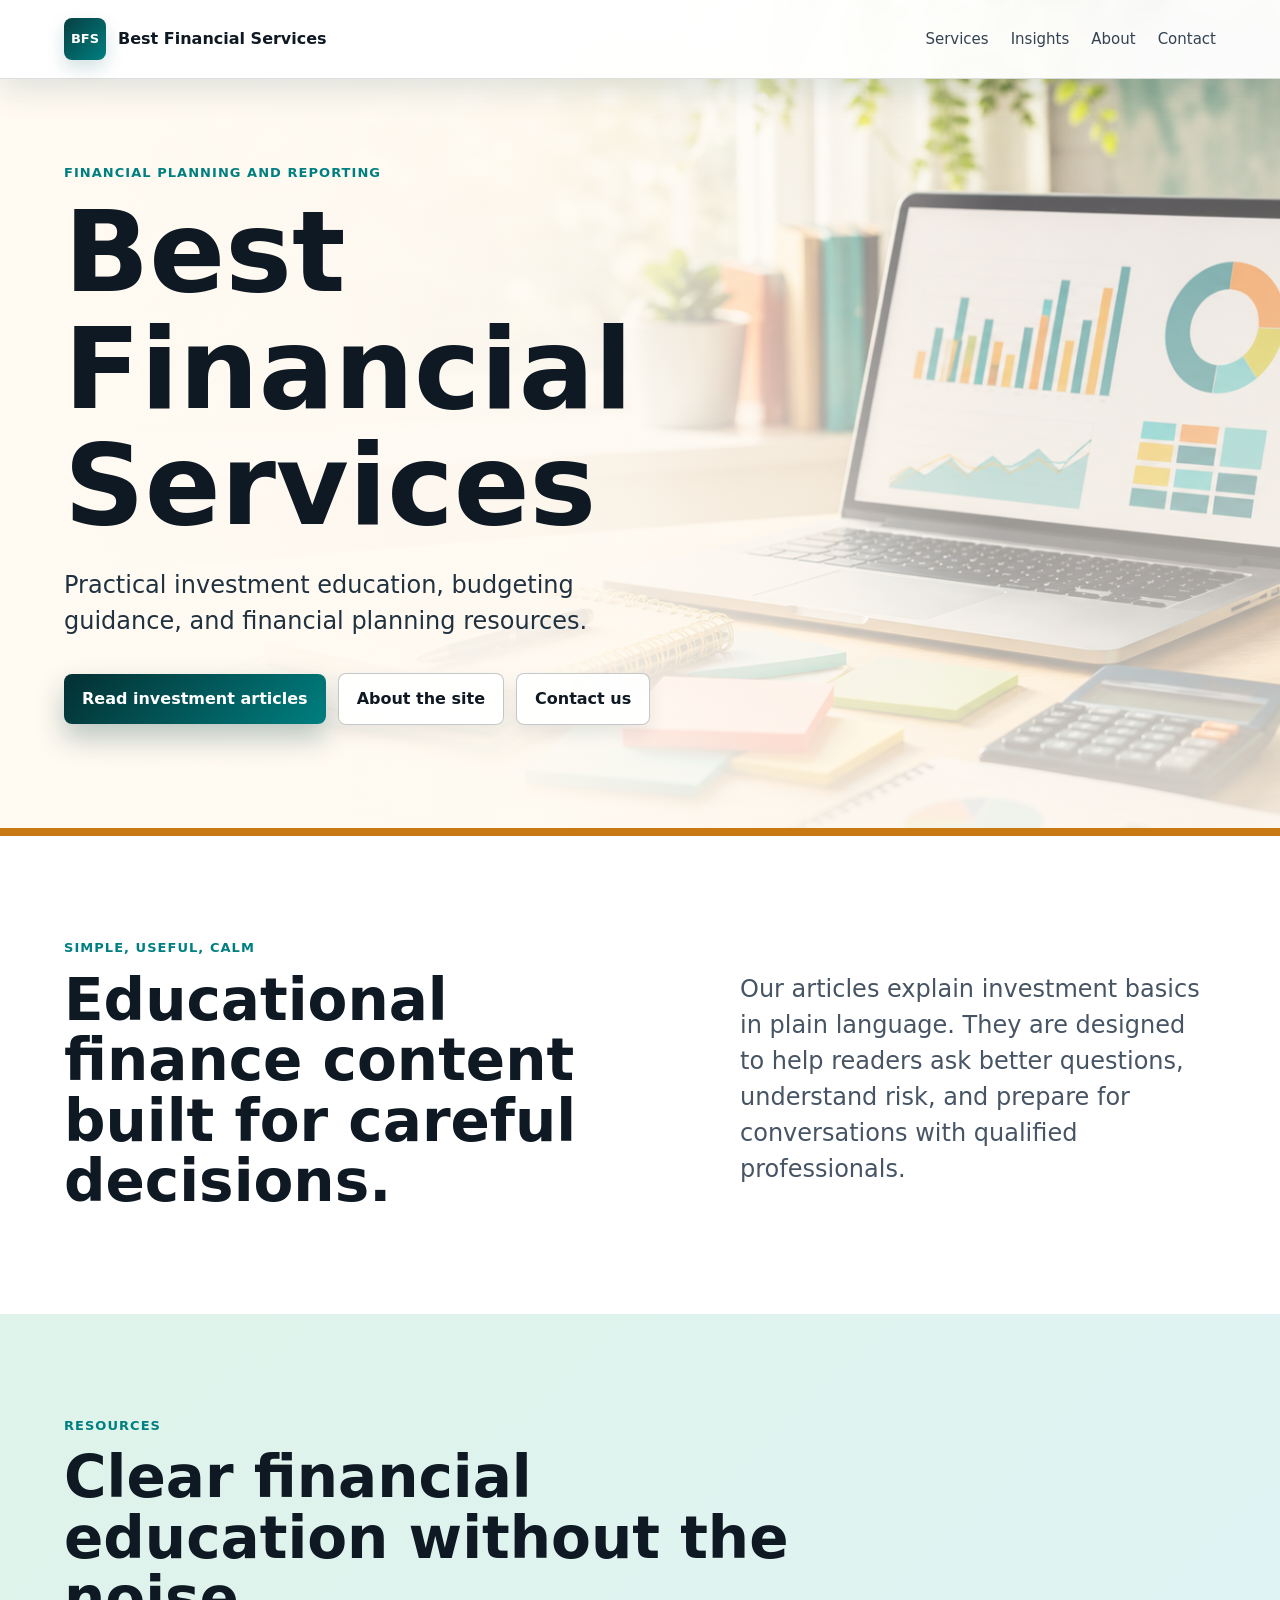
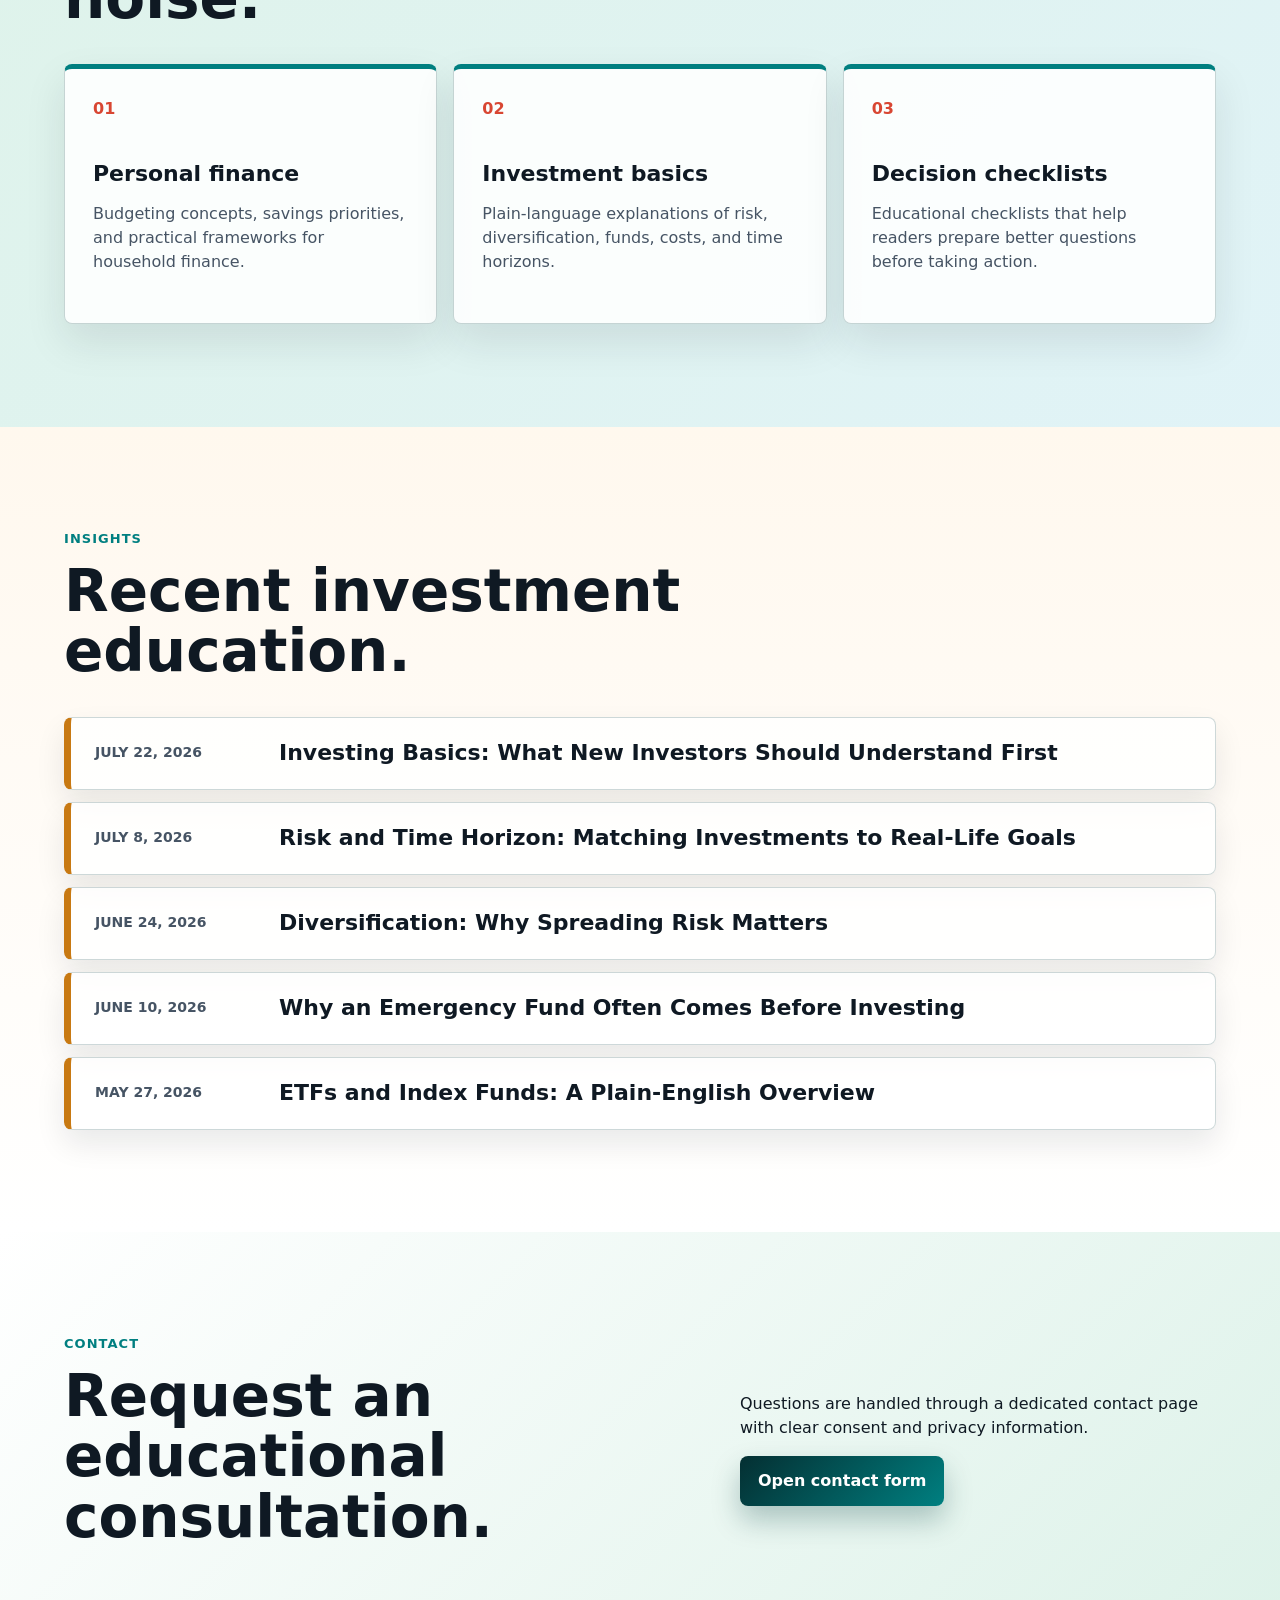
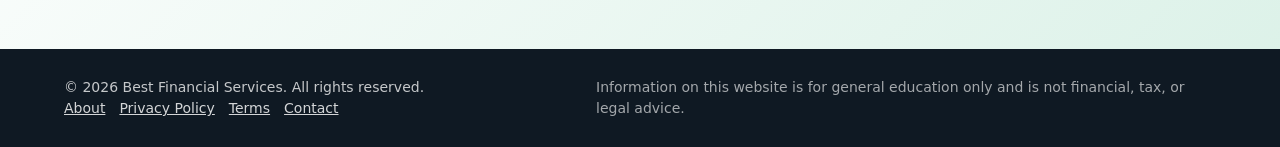
<file: index.html>
<!doctype html>
<html lang="en">
  <head>
    <meta charset="utf-8">
    <meta name="viewport" content="width=device-width, initial-scale=1">
    <title>Best Financial Services</title>
    <meta
      name="description"
      content="Best Financial Services helps people and businesses organize money decisions with clear planning, reporting, and practical financial guidance."
    >
    <meta property="og:title" content="Best Financial Services">
    <meta
      property="og:description"
      content="Clear financial planning, reporting, and practical guidance for individuals and small businesses."
    >
    <meta property="og:type" content="website">
    <meta property="og:image" content="/assets/finance-hero.png">
    <link rel="icon" href="/favicon.svg" type="image/svg+xml">
    <link rel="stylesheet" href="/styles.css">
  </head>
  <body>
    <header class="site-header">
      <a class="brand" href="/" aria-label="Best Financial Services home">
        <span class="brand-mark" aria-hidden="true">BFS</span>
        <span>Best Financial Services</span>
      </a>
      <nav class="nav" aria-label="Main navigation">
        <a href="#services">Services</a>
        <a href="#insights">Insights</a>
        <a href="/about/">About</a>
        <a href="/contact/">Contact</a>
      </nav>
    </header>

    <main>
      <section class="hero">
        <img
          class="hero-image"
          src="/assets/finance-hero.png"
          alt="Financial reports, a calculator, and a laptop with charts on a modern desk"
        >
        <div class="hero-overlay" aria-hidden="true"></div>
        <div class="hero-content">
          <p class="eyebrow">Financial planning and reporting</p>
          <h1>Best Financial Services</h1>
          <p class="hero-copy">
            Practical investment education, budgeting guidance, and financial planning resources.
          </p>
          <div class="hero-actions">
            <a class="button primary" href="#insights">Read investment articles</a>
            <a class="button secondary" href="/about/">About the site</a>
            <a class="button secondary" href="/contact/">Contact us</a>
          </div>
        </div>
      </section>

      <section class="section intro" aria-labelledby="intro-title">
        <div>
          <p class="eyebrow">Simple, useful, calm</p>
          <h2 id="intro-title">Educational finance content built for careful decisions.</h2>
        </div>
        <p>
          Our articles explain investment basics in plain language. They are designed to help
          readers ask better questions, understand risk, and prepare for conversations with
          qualified professionals.
        </p>
      </section>

      <section class="section services" id="services" aria-labelledby="services-title">
        <div class="section-heading">
          <p class="eyebrow">Resources</p>
          <h2 id="services-title">Clear financial education without the noise.</h2>
        </div>
        <div class="service-grid">
          <article class="service-card">
            <span class="service-number">01</span>
            <h3>Personal finance</h3>
            <p>Budgeting concepts, savings priorities, and practical frameworks for household finance.</p>
          </article>
          <article class="service-card">
            <span class="service-number">02</span>
            <h3>Investment basics</h3>
            <p>Plain-language explanations of risk, diversification, funds, costs, and time horizons.</p>
          </article>
          <article class="service-card">
            <span class="service-number">03</span>
            <h3>Decision checklists</h3>
            <p>Educational checklists that help readers prepare better questions before taking action.</p>
          </article>
        </div>
      </section>

      <section class="section insights" id="insights" aria-labelledby="insights-title">
        <div class="section-heading">
          <p class="eyebrow">Insights</p>
          <h2 id="insights-title">Recent investment education.</h2>
        </div>
        <div class="article-list">
          <article>
            <p class="article-date">July 22, 2026</p>
            <h3><a href="/articles/investing-basics/">Investing Basics: What New Investors Should Understand First</a></h3>
          </article>
          <article>
            <p class="article-date">July 8, 2026</p>
            <h3><a href="/articles/risk-and-time-horizon/">Risk and Time Horizon: Matching Investments to Real-Life Goals</a></h3>
          </article>
          <article>
            <p class="article-date">June 24, 2026</p>
            <h3><a href="/articles/diversification-guide/">Diversification: Why Spreading Risk Matters</a></h3>
          </article>
          <article>
            <p class="article-date">June 10, 2026</p>
            <h3><a href="/articles/emergency-fund-before-investing/">Why an Emergency Fund Often Comes Before Investing</a></h3>
          </article>
          <article>
            <p class="article-date">May 27, 2026</p>
            <h3><a href="/articles/etfs-and-index-funds/">ETFs and Index Funds: A Plain-English Overview</a></h3>
          </article>
        </div>
      </section>

      <section class="section contact" id="contact" aria-labelledby="contact-title">
        <div>
          <p class="eyebrow">Contact</p>
          <h2 id="contact-title">Request an educational consultation.</h2>
        </div>
        <div>
          <p>
            Questions are handled through a dedicated contact page with clear consent and privacy
            information.
          </p>
          <a class="button primary" href="/contact/">Open contact form</a>
        </div>
      </section>
    </main>

    <footer class="site-footer">
      <div>
        <p>&copy; 2026 Best Financial Services. All rights reserved.</p>
        <p class="footer-links">
          <a href="/about/">About</a>
          <a href="/privacy/">Privacy Policy</a>
          <a href="/terms/">Terms</a>
          <a href="/contact/">Contact</a>
        </p>
      </div>
      <p class="disclaimer">
        Information on this website is for general education only and is not financial, tax, or legal advice.
      </p>
    </footer>
  </body>
</html>
</file>
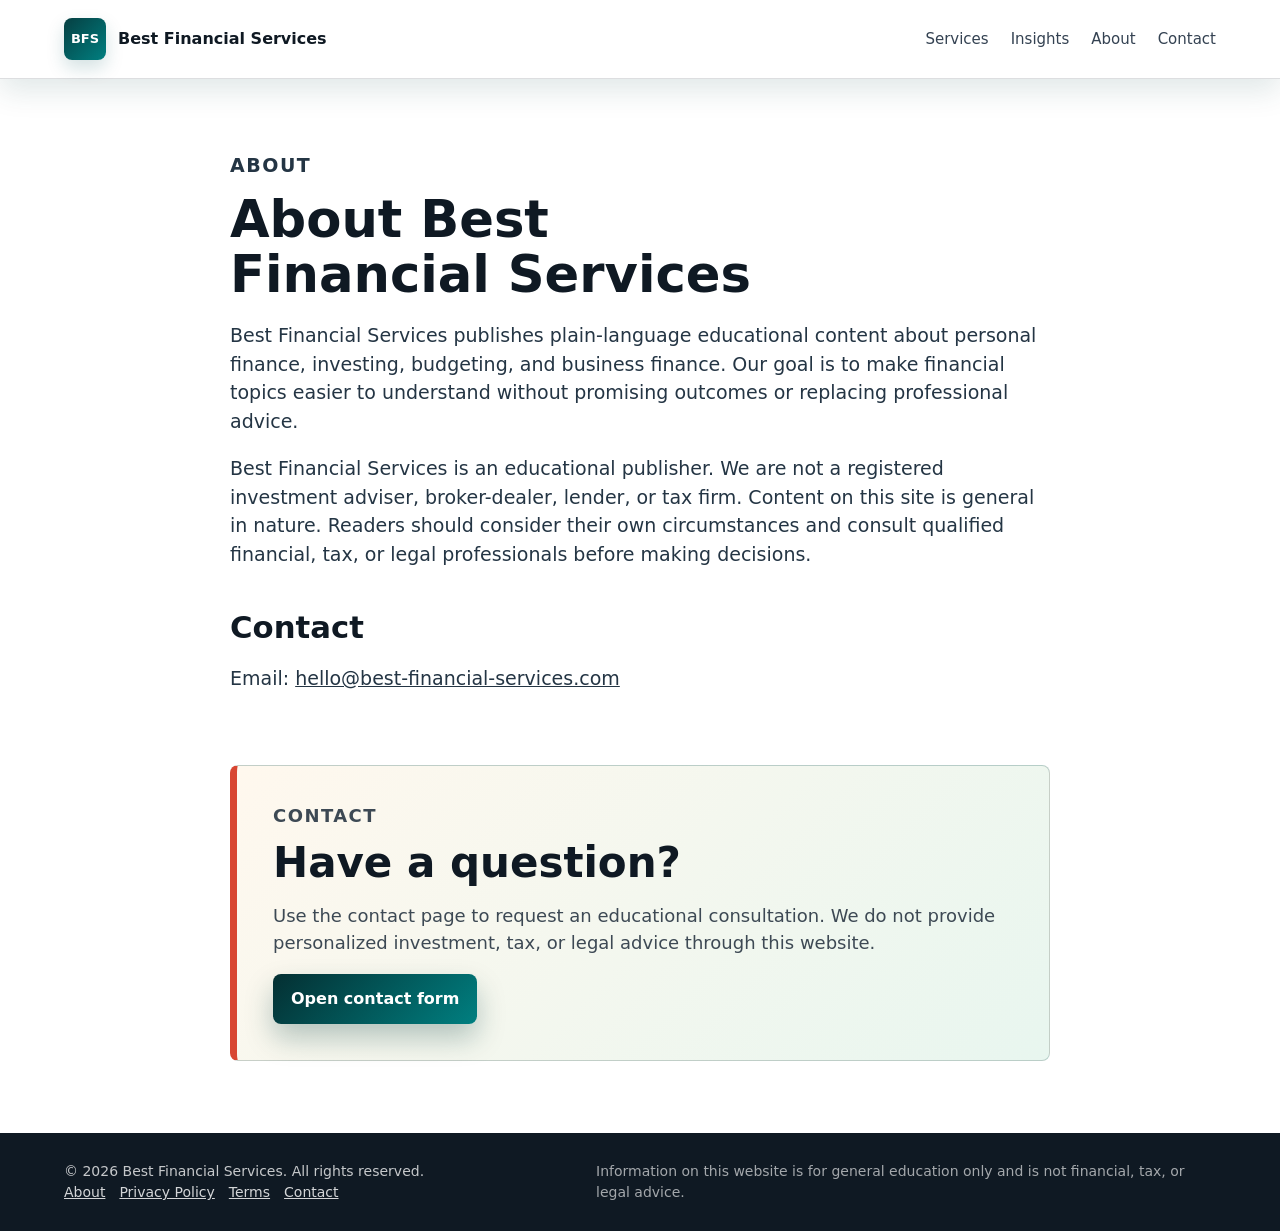
<file: about/index.html>
<!doctype html>
<html lang="en">
  <head>
    <meta charset="utf-8">
    <meta name="viewport" content="width=device-width, initial-scale=1">
    <title>About Best Financial Services</title>
    <meta name="description" content="Learn about Best Financial Services and our educational approach to financial content.">
    <link rel="icon" href="/favicon.svg" type="image/svg+xml">
    <link rel="stylesheet" href="/styles.css">
  </head>
  <body>
    <header class="site-header compact">
      <a class="brand" href="/" aria-label="Best Financial Services home"><span class="brand-mark" aria-hidden="true">BFS</span><span>Best Financial Services</span></a>
      <nav class="nav" aria-label="Main navigation"><a href="/#services">Services</a><a href="/#insights">Insights</a><a href="/about/">About</a><a href="/contact/">Contact</a></nav>
    </header>
    <main class="article-page">
      <section class="article-shell">
        <p class="eyebrow">About</p>
        <h1>About Best Financial Services</h1>
        <p>
          Best Financial Services publishes plain-language educational content about personal
          finance, investing, budgeting, and business finance. Our goal is to make financial
          topics easier to understand without promising outcomes or replacing professional advice.
        </p>
        <p>
          Best Financial Services is an educational publisher. We are not a registered investment
          adviser, broker-dealer, lender, or tax firm. Content on this site is general in nature.
          Readers should consider their own circumstances and consult qualified financial, tax,
          or legal professionals before making decisions.
        </p>
        <h2>Contact</h2>
        <p>Email: <a href="mailto:hello@best-financial-services.com">hello@best-financial-services.com</a></p>
      </section>
      <section class="contact-cta" aria-labelledby="contact-cta-title">
        <p class="eyebrow">Contact</p>
        <h2 id="contact-cta-title">Have a question?</h2>
        <p>Use the contact page to request an educational consultation. We do not provide personalized investment, tax, or legal advice through this website.</p>
        <a class="button primary" href="/contact/">Open contact form</a>
      </section>
    </main>
    <footer class="site-footer"><div><p>&copy; 2026 Best Financial Services. All rights reserved.</p><p class="footer-links"><a href="/about/">About</a><a href="/privacy/">Privacy Policy</a><a href="/terms/">Terms</a><a href="/contact/">Contact</a></p></div><p class="disclaimer">Information on this website is for general education only and is not financial, tax, or legal advice.</p></footer>
  </body>
</html>
</file>
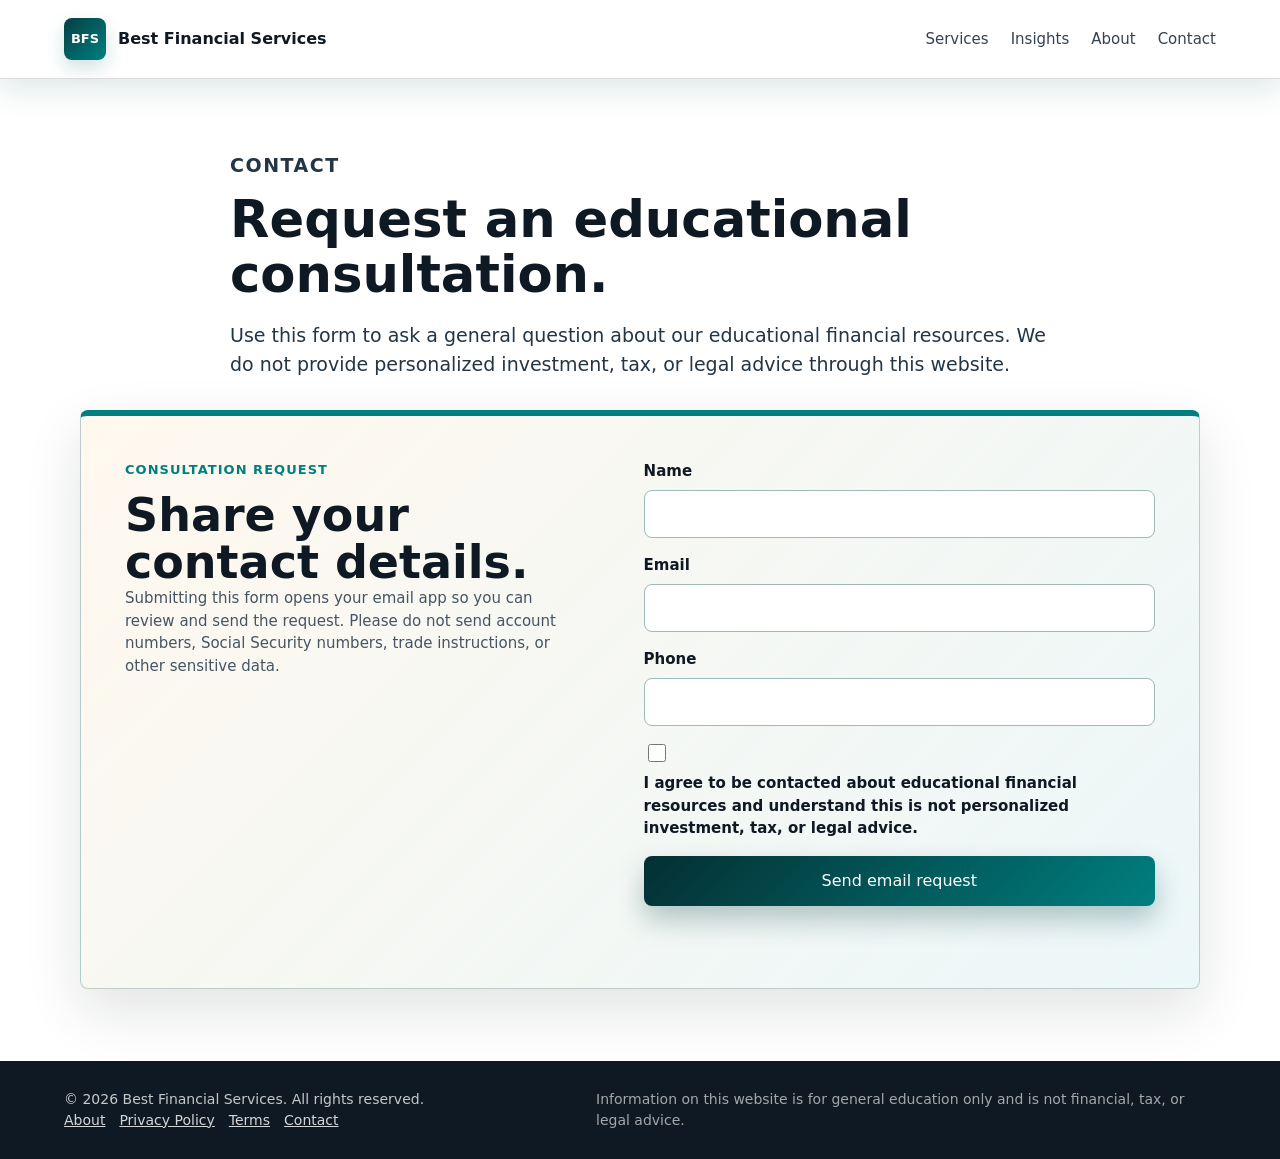
<file: contact/index.html>
<!doctype html>
<html lang="en">
  <head>
    <meta charset="utf-8">
    <meta name="viewport" content="width=device-width, initial-scale=1">
    <title>Contact Best Financial Services</title>
    <meta name="description" content="Request an educational consultation from Best Financial Services.">
    <link rel="icon" href="/favicon.svg" type="image/svg+xml">
    <link rel="stylesheet" href="/styles.css">
  </head>
  <body>
    <header class="site-header compact">
      <a class="brand" href="/" aria-label="Best Financial Services home">
        <span class="brand-mark" aria-hidden="true">BFS</span>
        <span>Best Financial Services</span>
      </a>
      <nav class="nav" aria-label="Main navigation">
        <a href="/#services">Services</a>
        <a href="/#insights">Insights</a>
        <a href="/about/">About</a>
        <a href="/contact/">Contact</a>
      </nav>
    </header>

    <main class="article-page">
      <section class="article-shell">
        <p class="eyebrow">Contact</p>
        <h1>Request an educational consultation.</h1>
        <p>
          Use this form to ask a general question about our educational financial resources.
          We do not provide personalized investment, tax, or legal advice through this website.
        </p>
      </section>

      <section class="consultation-section standalone" aria-labelledby="consultation-title">
        <div>
          <p class="eyebrow">Consultation request</p>
          <h2 id="consultation-title">Share your contact details.</h2>
          <p class="form-note">
            Submitting this form opens your email app so you can review and send the request.
            Please do not send account numbers, Social Security numbers, trade instructions, or
            other sensitive data.
          </p>
        </div>
        <form class="consultation-form" data-recipient="hello@best-financial-services.com">
          <label>
            <span>Name</span>
            <input name="name" type="text" autocomplete="name" required>
          </label>
          <label>
            <span>Email</span>
            <input name="email" type="email" autocomplete="email" required>
          </label>
          <label>
            <span>Phone</span>
            <input
              name="phone"
              type="tel"
              autocomplete="tel"
              inputmode="tel"
              pattern="^\+?[0-9][0-9\s().-]{6,19}$"
              title="Enter a valid phone number using 7 to 15 digits. Country code is optional."
              required
            >
          </label>
          <label class="checkbox-label">
            <input name="consent" type="checkbox" required>
            <span>
              I agree to be contacted about educational financial resources and understand this is
              not personalized investment, tax, or legal advice.
            </span>
          </label>
          <button class="button primary" type="submit">Send email request</button>
          <p class="form-status" role="status"></p>
        </form>
      </section>
    </main>

    <footer class="site-footer">
      <div>
        <p>&copy; 2026 Best Financial Services. All rights reserved.</p>
        <p class="footer-links"><a href="/about/">About</a><a href="/privacy/">Privacy Policy</a><a href="/terms/">Terms</a><a href="/contact/">Contact</a></p>
      </div>
      <p class="disclaimer">Information on this website is for general education only and is not financial, tax, or legal advice.</p>
    </footer>
    <script src="/forms.js"></script>
  </body>
</html>
</file>
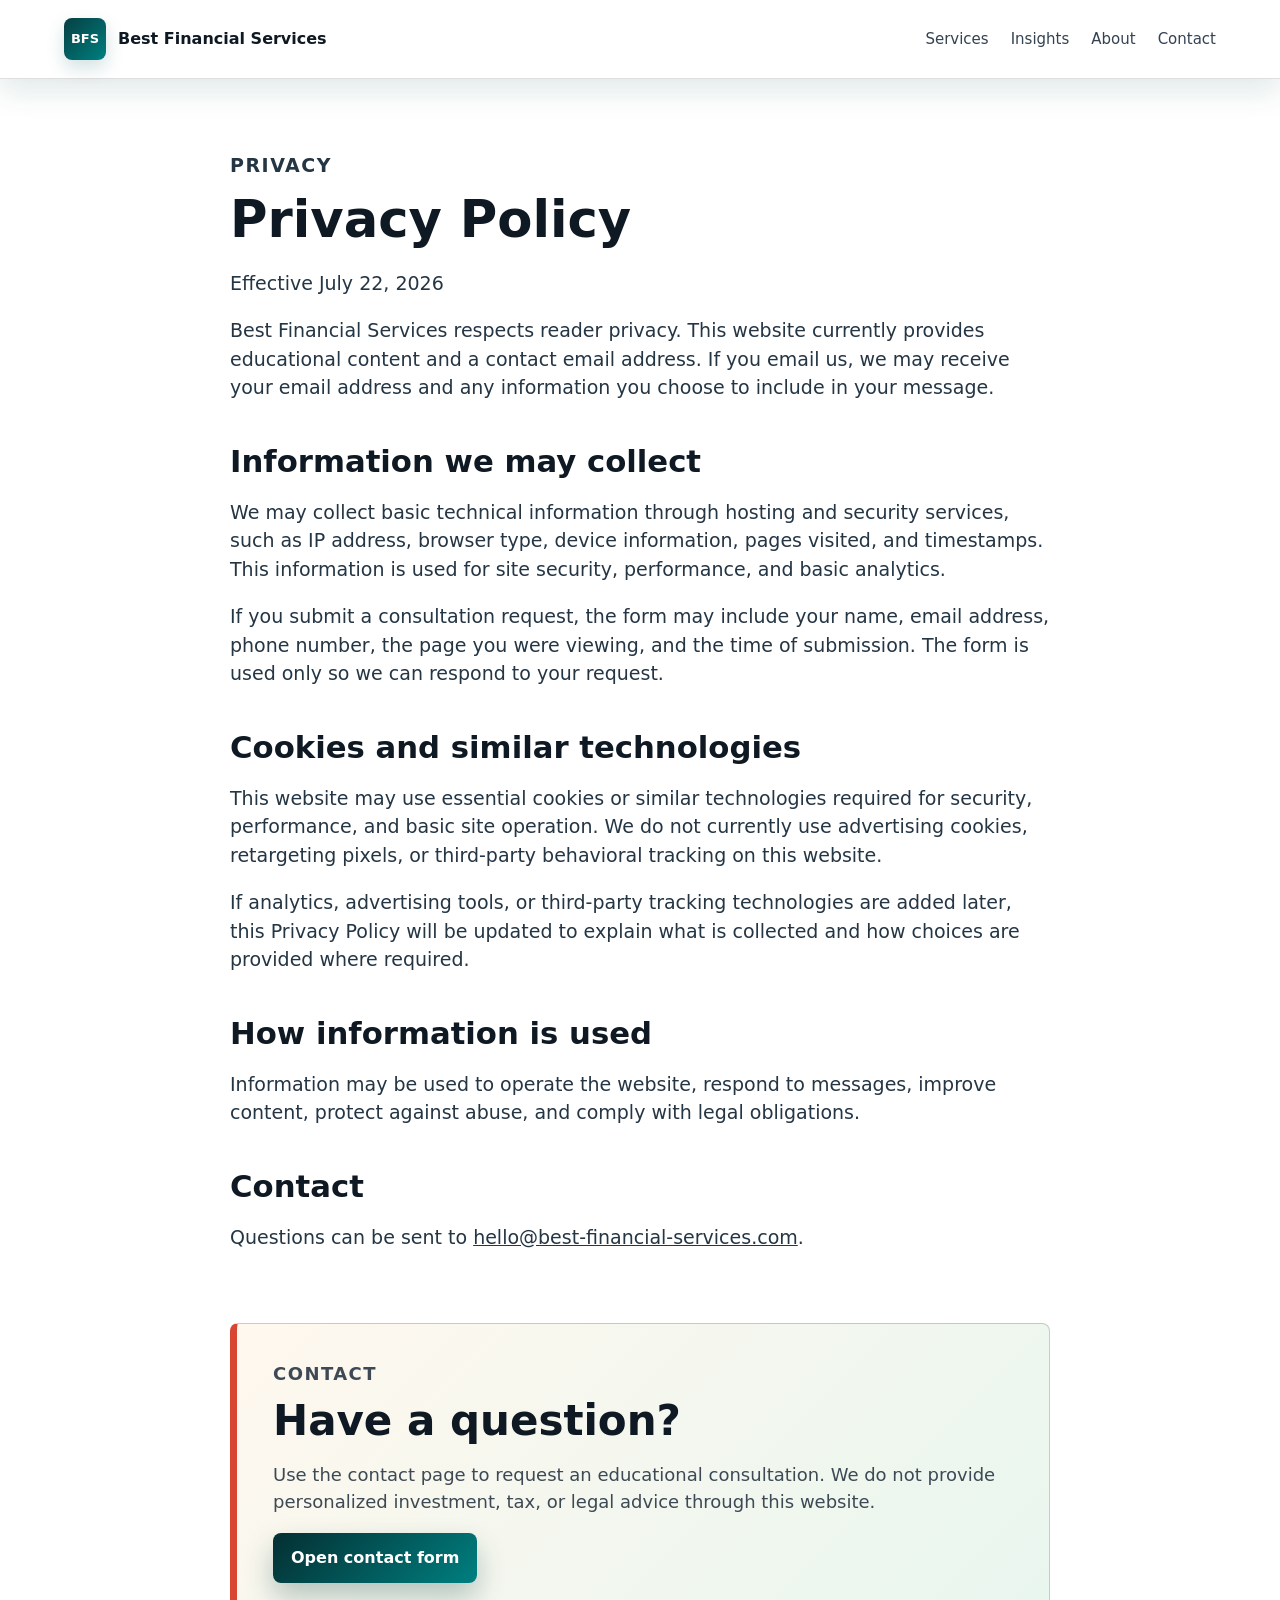
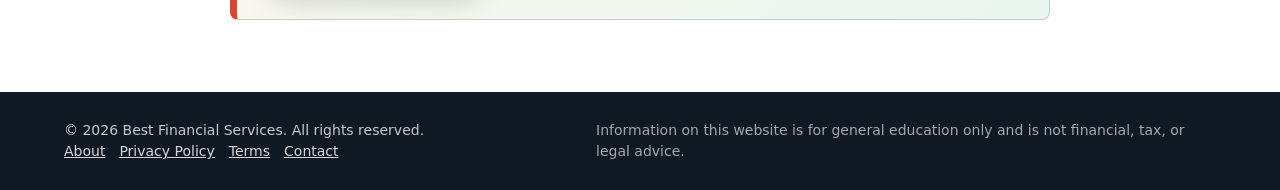
<file: privacy/index.html>
<!doctype html>
<html lang="en">
  <head>
    <meta charset="utf-8">
    <meta name="viewport" content="width=device-width, initial-scale=1">
    <title>Privacy Policy</title>
    <meta name="description" content="Privacy Policy for Best Financial Services.">
    <link rel="icon" href="/favicon.svg" type="image/svg+xml">
    <link rel="stylesheet" href="/styles.css">
  </head>
  <body>
    <header class="site-header compact">
      <a class="brand" href="/" aria-label="Best Financial Services home"><span class="brand-mark" aria-hidden="true">BFS</span><span>Best Financial Services</span></a>
      <nav class="nav" aria-label="Main navigation"><a href="/#services">Services</a><a href="/#insights">Insights</a><a href="/about/">About</a><a href="/contact/">Contact</a></nav>
    </header>
    <main class="article-page">
      <section class="article-shell">
        <p class="eyebrow">Privacy</p>
        <h1>Privacy Policy</h1>
        <p class="article-meta">Effective July 22, 2026</p>
        <p>
          Best Financial Services respects reader privacy. This website currently provides
          educational content and a contact email address. If you email us, we may receive your
          email address and any information you choose to include in your message.
        </p>
        <h2>Information we may collect</h2>
        <p>
          We may collect basic technical information through hosting and security services, such
          as IP address, browser type, device information, pages visited, and timestamps. This
          information is used for site security, performance, and basic analytics.
        </p>
        <p>
          If you submit a consultation request, the form may include your name, email address,
          phone number, the page you were viewing, and the time of submission. The form is used
          only so we can respond to your request.
        </p>
        <h2>Cookies and similar technologies</h2>
        <p>
          This website may use essential cookies or similar technologies required for security,
          performance, and basic site operation. We do not currently use advertising cookies,
          retargeting pixels, or third-party behavioral tracking on this website.
        </p>
        <p>
          If analytics, advertising tools, or third-party tracking technologies are added later,
          this Privacy Policy will be updated to explain what is collected and how choices are
          provided where required.
        </p>
        <h2>How information is used</h2>
        <p>
          Information may be used to operate the website, respond to messages, improve content,
          protect against abuse, and comply with legal obligations.
        </p>
        <h2>Contact</h2>
        <p>Questions can be sent to <a href="mailto:hello@best-financial-services.com">hello@best-financial-services.com</a>.</p>
      </section>
      <section class="contact-cta" aria-labelledby="contact-cta-title">
        <p class="eyebrow">Contact</p>
        <h2 id="contact-cta-title">Have a question?</h2>
        <p>Use the contact page to request an educational consultation. We do not provide personalized investment, tax, or legal advice through this website.</p>
        <a class="button primary" href="/contact/">Open contact form</a>
      </section>
    </main>
    <footer class="site-footer"><div><p>&copy; 2026 Best Financial Services. All rights reserved.</p><p class="footer-links"><a href="/about/">About</a><a href="/privacy/">Privacy Policy</a><a href="/terms/">Terms</a><a href="/contact/">Contact</a></p></div><p class="disclaimer">Information on this website is for general education only and is not financial, tax, or legal advice.</p></footer>
  </body>
</html>
</file>
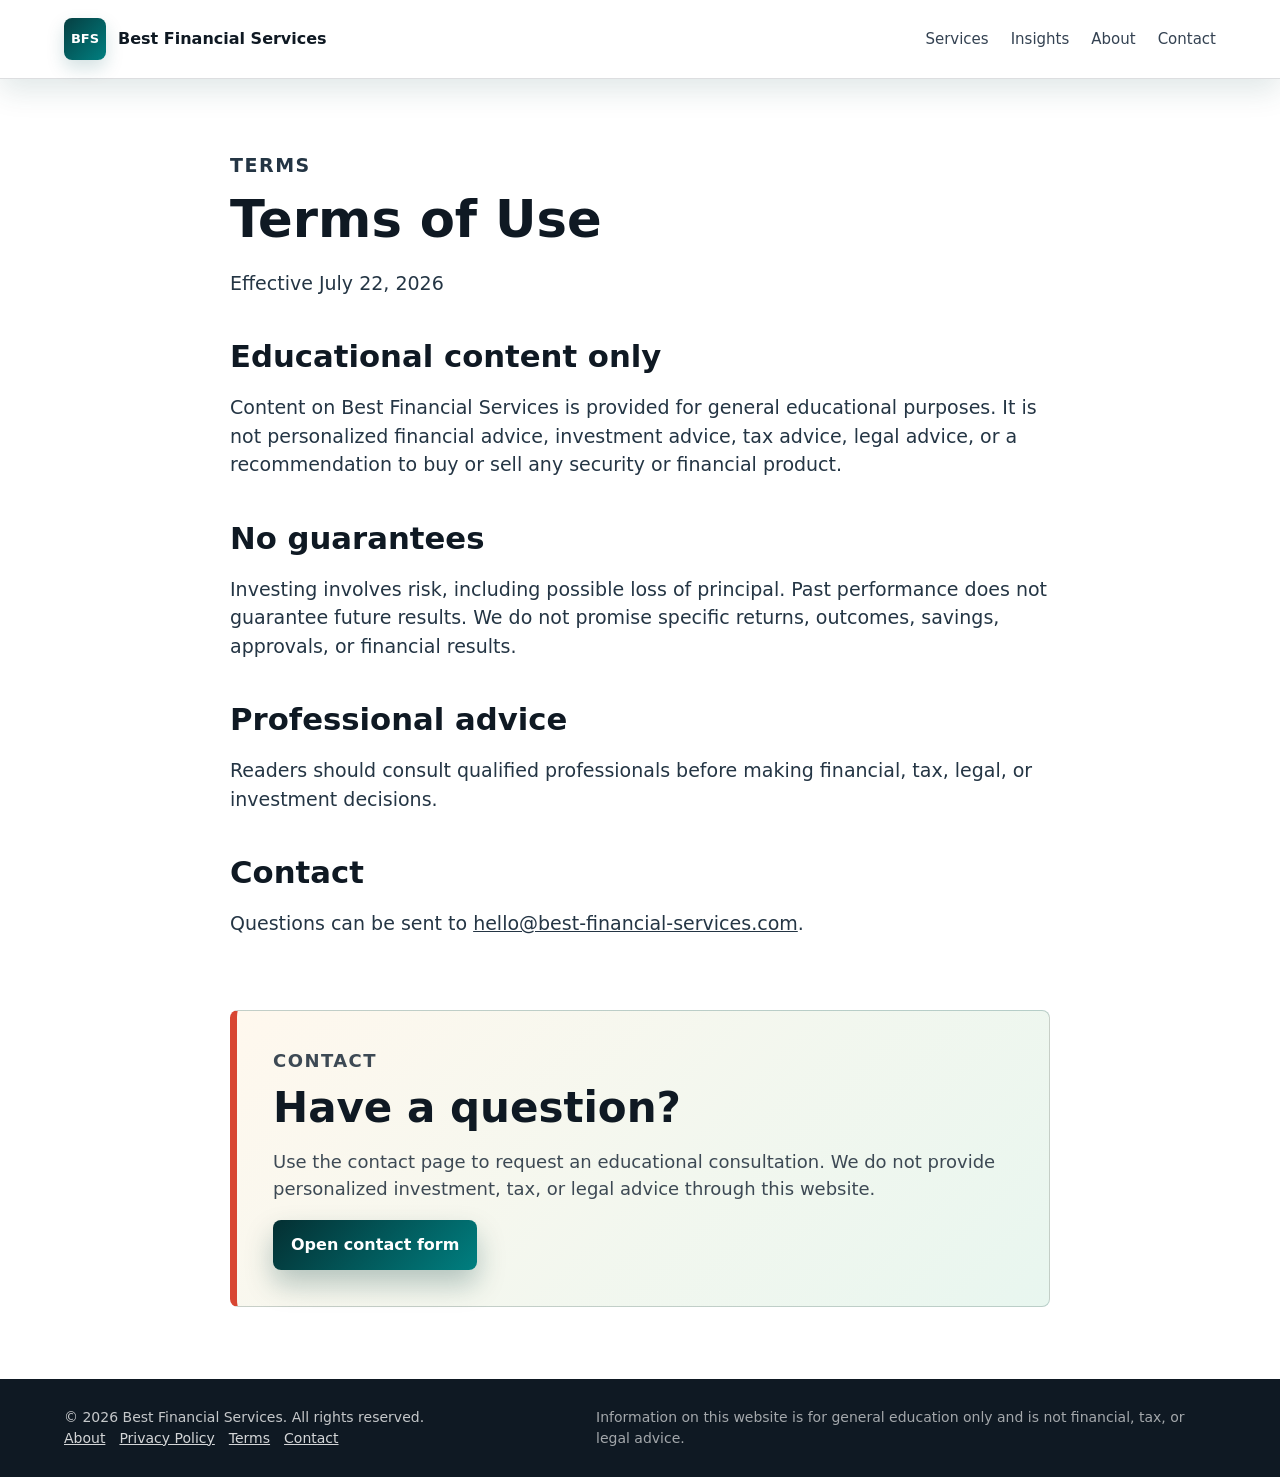
<file: terms/index.html>
<!doctype html>
<html lang="en">
  <head>
    <meta charset="utf-8">
    <meta name="viewport" content="width=device-width, initial-scale=1">
    <title>Terms of Use</title>
    <meta name="description" content="Terms of Use for Best Financial Services.">
    <link rel="icon" href="/favicon.svg" type="image/svg+xml">
    <link rel="stylesheet" href="/styles.css">
  </head>
  <body>
    <header class="site-header compact">
      <a class="brand" href="/" aria-label="Best Financial Services home"><span class="brand-mark" aria-hidden="true">BFS</span><span>Best Financial Services</span></a>
      <nav class="nav" aria-label="Main navigation"><a href="/#services">Services</a><a href="/#insights">Insights</a><a href="/about/">About</a><a href="/contact/">Contact</a></nav>
    </header>
    <main class="article-page">
      <section class="article-shell">
        <p class="eyebrow">Terms</p>
        <h1>Terms of Use</h1>
        <p class="article-meta">Effective July 22, 2026</p>
        <h2>Educational content only</h2>
        <p>
          Content on Best Financial Services is provided for general educational purposes. It is
          not personalized financial advice, investment advice, tax advice, legal advice, or a
          recommendation to buy or sell any security or financial product.
        </p>
        <h2>No guarantees</h2>
        <p>
          Investing involves risk, including possible loss of principal. Past performance does
          not guarantee future results. We do not promise specific returns, outcomes, savings,
          approvals, or financial results.
        </p>
        <h2>Professional advice</h2>
        <p>
          Readers should consult qualified professionals before making financial, tax, legal, or
          investment decisions.
        </p>
        <h2>Contact</h2>
        <p>Questions can be sent to <a href="mailto:hello@best-financial-services.com">hello@best-financial-services.com</a>.</p>
      </section>
      <section class="contact-cta" aria-labelledby="contact-cta-title">
        <p class="eyebrow">Contact</p>
        <h2 id="contact-cta-title">Have a question?</h2>
        <p>Use the contact page to request an educational consultation. We do not provide personalized investment, tax, or legal advice through this website.</p>
        <a class="button primary" href="/contact/">Open contact form</a>
      </section>
    </main>
    <footer class="site-footer"><div><p>&copy; 2026 Best Financial Services. All rights reserved.</p><p class="footer-links"><a href="/about/">About</a><a href="/privacy/">Privacy Policy</a><a href="/terms/">Terms</a><a href="/contact/">Contact</a></p></div><p class="disclaimer">Information on this website is for general education only and is not financial, tax, or legal advice.</p></footer>
  </body>
</html>
</file>
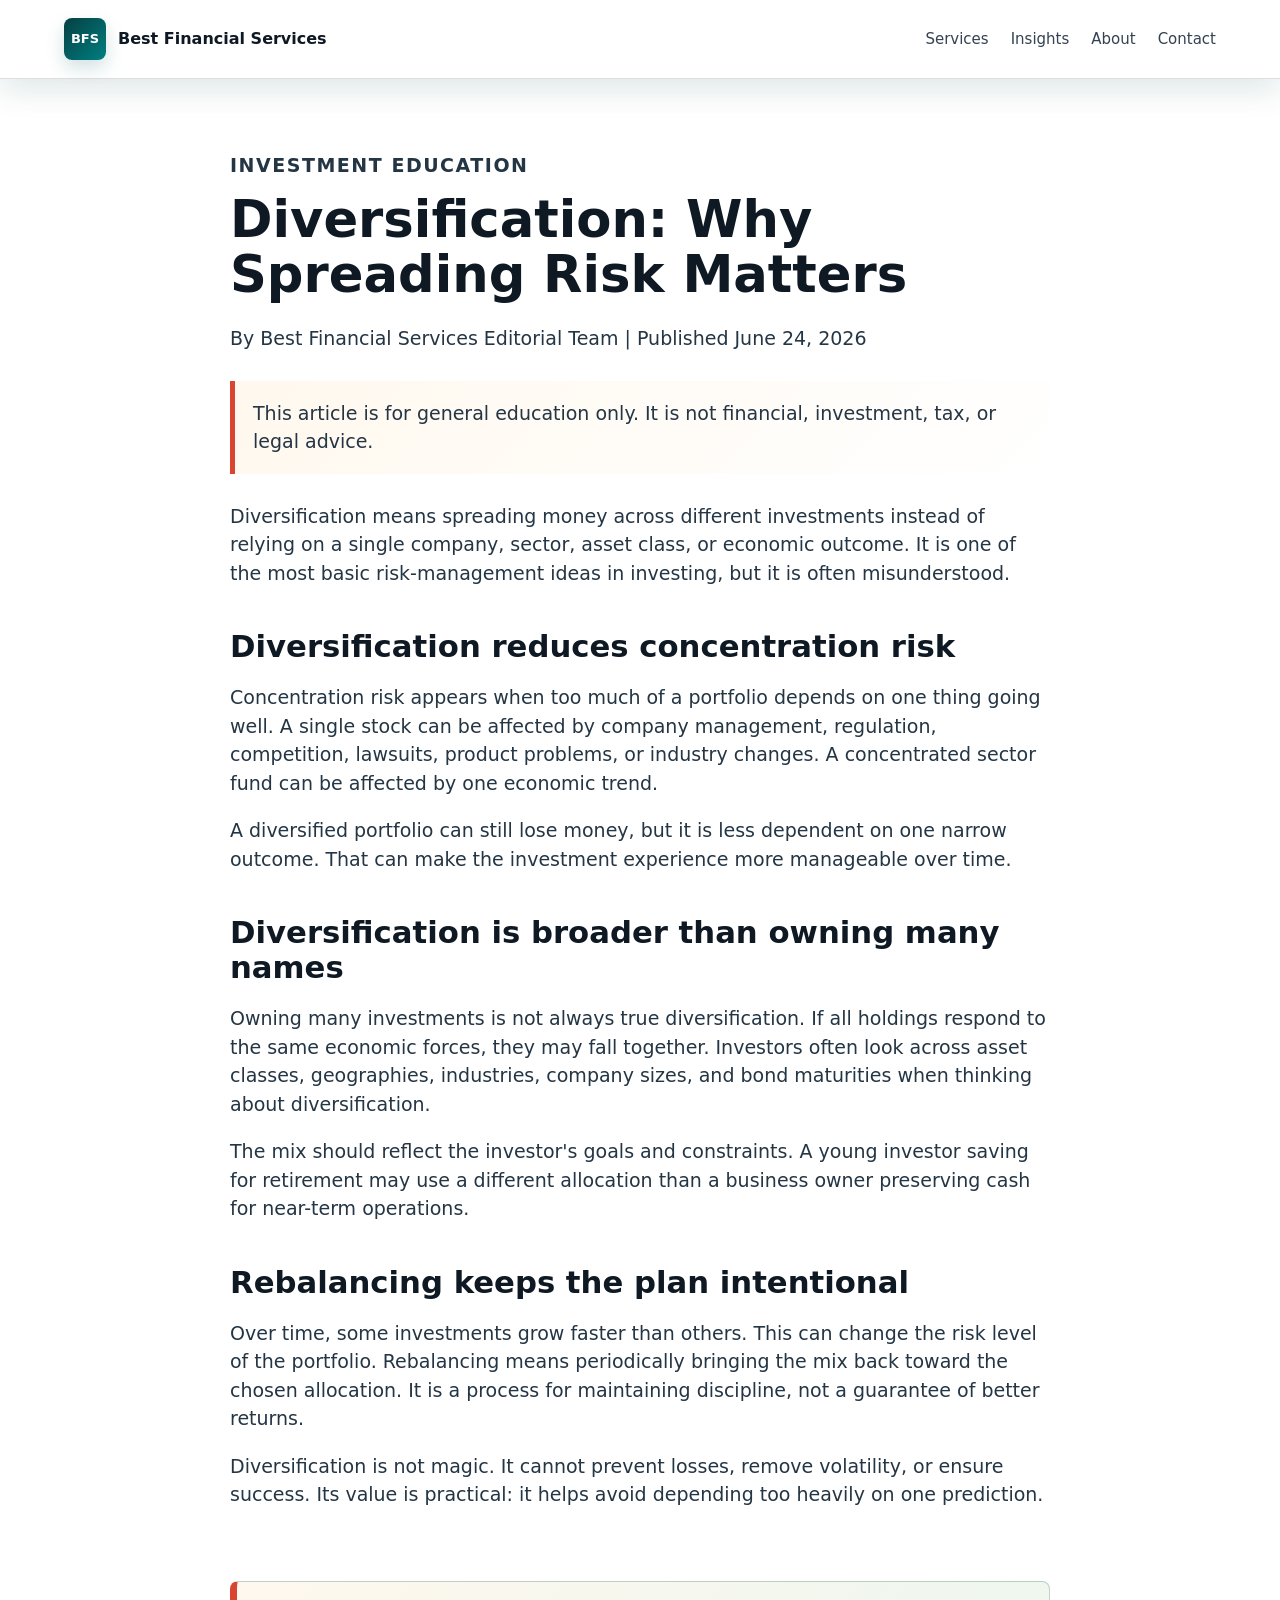
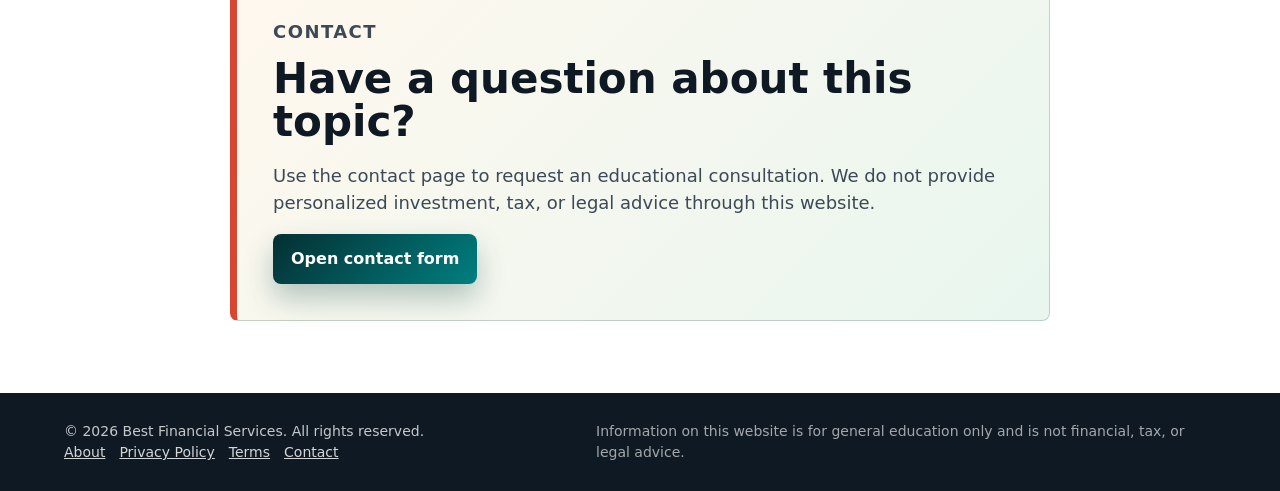
<file: articles/diversification-guide/index.html>
<!doctype html>
<html lang="en">
  <head>
    <meta charset="utf-8">
    <meta name="viewport" content="width=device-width, initial-scale=1">
    <title>Diversification: Why Spreading Risk Matters</title>
    <meta name="description" content="A practical overview of diversification, asset allocation, concentration risk, and why no investment mix eliminates all risk.">
    <link rel="icon" href="/favicon.svg" type="image/svg+xml">
    <link rel="stylesheet" href="/styles.css">
  </head>
  <body>
    <header class="site-header compact">
      <a class="brand" href="/" aria-label="Best Financial Services home"><span class="brand-mark" aria-hidden="true">BFS</span><span>Best Financial Services</span></a>
      <nav class="nav" aria-label="Main navigation"><a href="/#services">Services</a><a href="/#insights">Insights</a><a href="/about/">About</a><a href="/contact/">Contact</a></nav>
    </header>
    <main class="article-page">
      <article class="article-shell">
        <p class="eyebrow">Investment education</p>
        <h1>Diversification: Why Spreading Risk Matters</h1>
        <p class="article-meta">By Best Financial Services Editorial Team | Published June 24, 2026</p>
        <p class="article-disclaimer">This article is for general education only. It is not financial, investment, tax, or legal advice.</p>
        <p>
          Diversification means spreading money across different investments instead of relying
          on a single company, sector, asset class, or economic outcome. It is one of the most
          basic risk-management ideas in investing, but it is often misunderstood.
        </p>
        <h2>Diversification reduces concentration risk</h2>
        <p>
          Concentration risk appears when too much of a portfolio depends on one thing going
          well. A single stock can be affected by company management, regulation, competition,
          lawsuits, product problems, or industry changes. A concentrated sector fund can be
          affected by one economic trend.
        </p>
        <p>
          A diversified portfolio can still lose money, but it is less dependent on one narrow
          outcome. That can make the investment experience more manageable over time.
        </p>
        <h2>Diversification is broader than owning many names</h2>
        <p>
          Owning many investments is not always true diversification. If all holdings respond to
          the same economic forces, they may fall together. Investors often look across asset
          classes, geographies, industries, company sizes, and bond maturities when thinking
          about diversification.
        </p>
        <p>
          The mix should reflect the investor's goals and constraints. A young investor saving
          for retirement may use a different allocation than a business owner preserving cash
          for near-term operations.
        </p>
        <h2>Rebalancing keeps the plan intentional</h2>
        <p>
          Over time, some investments grow faster than others. This can change the risk level of
          the portfolio. Rebalancing means periodically bringing the mix back toward the chosen
          allocation. It is a process for maintaining discipline, not a guarantee of better
          returns.
        </p>
        <p>
          Diversification is not magic. It cannot prevent losses, remove volatility, or ensure
          success. Its value is practical: it helps avoid depending too heavily on one prediction.
        </p>
      </article>
      <section class="contact-cta" aria-labelledby="contact-cta-title">
        <p class="eyebrow">Contact</p>
        <h2 id="contact-cta-title">Have a question about this topic?</h2>
        <p>Use the contact page to request an educational consultation. We do not provide personalized investment, tax, or legal advice through this website.</p>
        <a class="button primary" href="/contact/">Open contact form</a>
      </section>
    </main>
    <footer class="site-footer"><div><p>&copy; 2026 Best Financial Services. All rights reserved.</p><p class="footer-links"><a href="/about/">About</a><a href="/privacy/">Privacy Policy</a><a href="/terms/">Terms</a><a href="/contact/">Contact</a></p></div><p class="disclaimer">Information on this website is for general education only and is not financial, tax, or legal advice.</p></footer>
  </body>
</html>
</file>
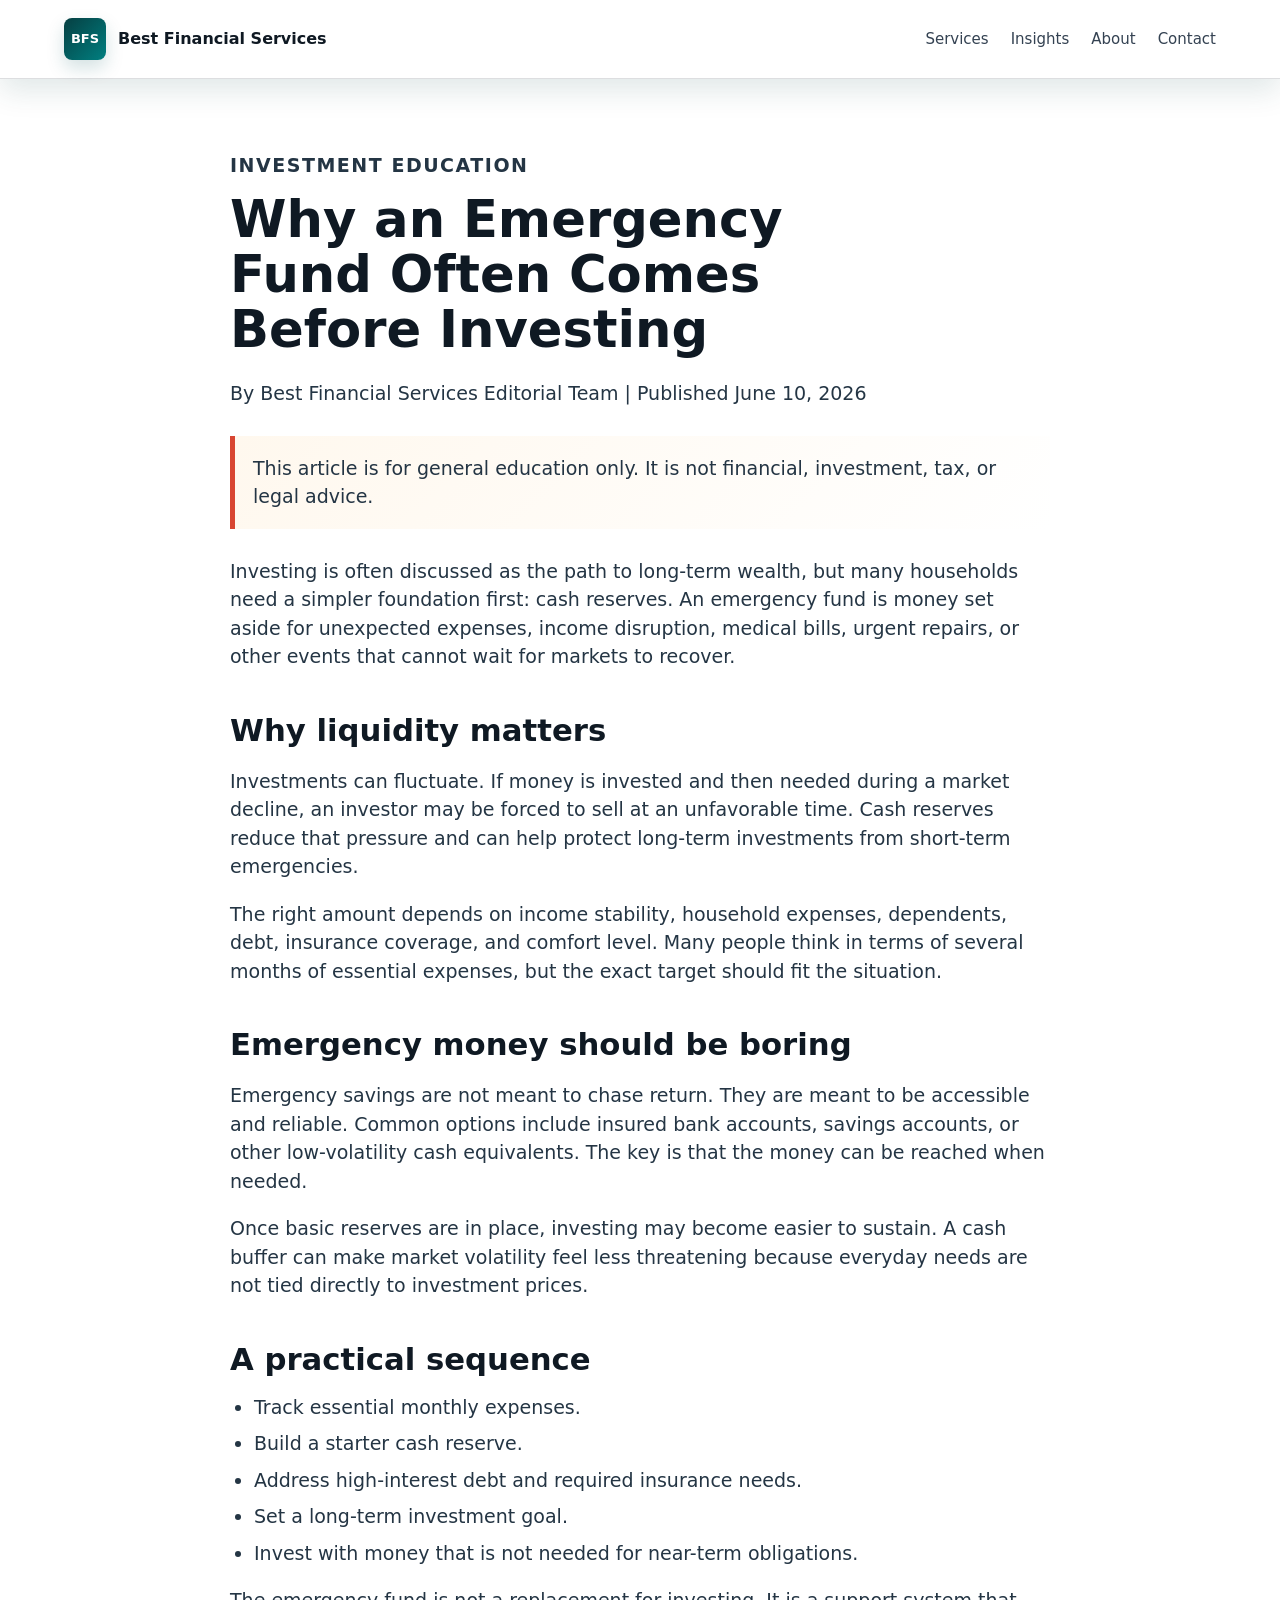
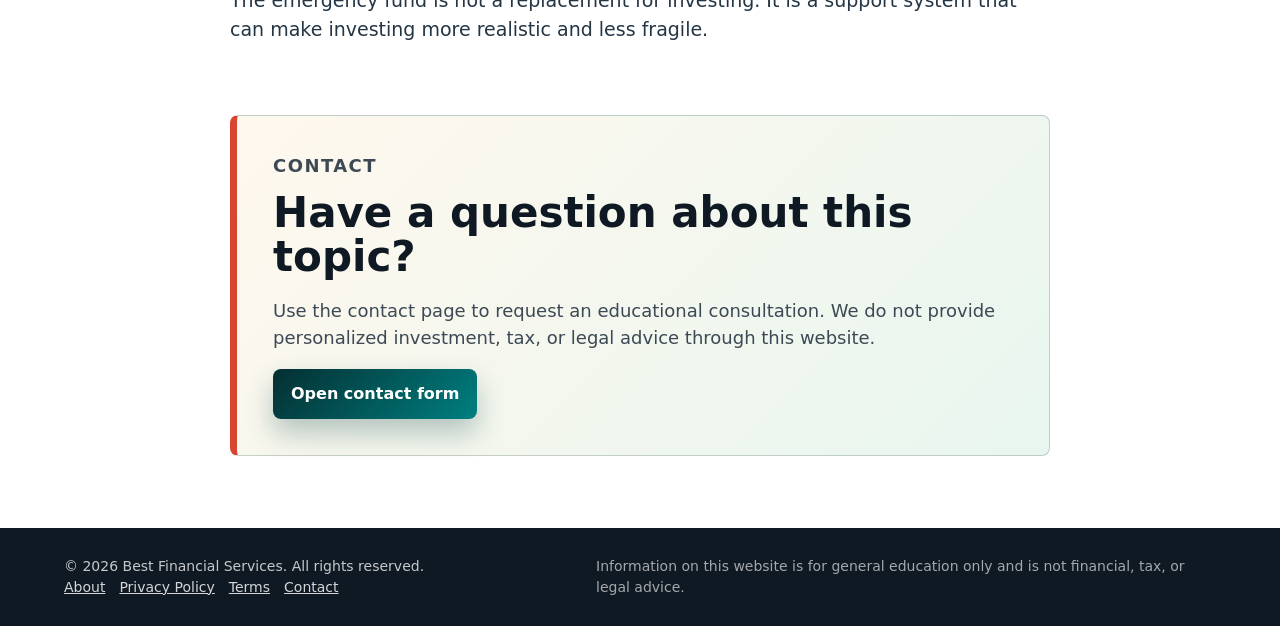
<file: articles/emergency-fund-before-investing/index.html>
<!doctype html>
<html lang="en">
  <head>
    <meta charset="utf-8">
    <meta name="viewport" content="width=device-width, initial-scale=1">
    <title>Why an Emergency Fund Often Comes Before Investing</title>
    <meta name="description" content="Understand why emergency savings can be an important foundation before putting money into long-term investments.">
    <link rel="icon" href="/favicon.svg" type="image/svg+xml">
    <link rel="stylesheet" href="/styles.css">
  </head>
  <body>
    <header class="site-header compact">
      <a class="brand" href="/" aria-label="Best Financial Services home"><span class="brand-mark" aria-hidden="true">BFS</span><span>Best Financial Services</span></a>
      <nav class="nav" aria-label="Main navigation"><a href="/#services">Services</a><a href="/#insights">Insights</a><a href="/about/">About</a><a href="/contact/">Contact</a></nav>
    </header>
    <main class="article-page">
      <article class="article-shell">
        <p class="eyebrow">Investment education</p>
        <h1>Why an Emergency Fund Often Comes Before Investing</h1>
        <p class="article-meta">By Best Financial Services Editorial Team | Published June 10, 2026</p>
        <p class="article-disclaimer">This article is for general education only. It is not financial, investment, tax, or legal advice.</p>
        <p>
          Investing is often discussed as the path to long-term wealth, but many households need
          a simpler foundation first: cash reserves. An emergency fund is money set aside for
          unexpected expenses, income disruption, medical bills, urgent repairs, or other events
          that cannot wait for markets to recover.
        </p>
        <h2>Why liquidity matters</h2>
        <p>
          Investments can fluctuate. If money is invested and then needed during a market
          decline, an investor may be forced to sell at an unfavorable time. Cash reserves reduce
          that pressure and can help protect long-term investments from short-term emergencies.
        </p>
        <p>
          The right amount depends on income stability, household expenses, dependents, debt,
          insurance coverage, and comfort level. Many people think in terms of several months of
          essential expenses, but the exact target should fit the situation.
        </p>
        <h2>Emergency money should be boring</h2>
        <p>
          Emergency savings are not meant to chase return. They are meant to be accessible and
          reliable. Common options include insured bank accounts, savings accounts, or other
          low-volatility cash equivalents. The key is that the money can be reached when needed.
        </p>
        <p>
          Once basic reserves are in place, investing may become easier to sustain. A cash buffer
          can make market volatility feel less threatening because everyday needs are not tied
          directly to investment prices.
        </p>
        <h2>A practical sequence</h2>
        <ul>
          <li>Track essential monthly expenses.</li>
          <li>Build a starter cash reserve.</li>
          <li>Address high-interest debt and required insurance needs.</li>
          <li>Set a long-term investment goal.</li>
          <li>Invest with money that is not needed for near-term obligations.</li>
        </ul>
        <p>
          The emergency fund is not a replacement for investing. It is a support system that can
          make investing more realistic and less fragile.
        </p>
      </article>
      <section class="contact-cta" aria-labelledby="contact-cta-title">
        <p class="eyebrow">Contact</p>
        <h2 id="contact-cta-title">Have a question about this topic?</h2>
        <p>Use the contact page to request an educational consultation. We do not provide personalized investment, tax, or legal advice through this website.</p>
        <a class="button primary" href="/contact/">Open contact form</a>
      </section>
    </main>
    <footer class="site-footer"><div><p>&copy; 2026 Best Financial Services. All rights reserved.</p><p class="footer-links"><a href="/about/">About</a><a href="/privacy/">Privacy Policy</a><a href="/terms/">Terms</a><a href="/contact/">Contact</a></p></div><p class="disclaimer">Information on this website is for general education only and is not financial, tax, or legal advice.</p></footer>
  </body>
</html>
</file>
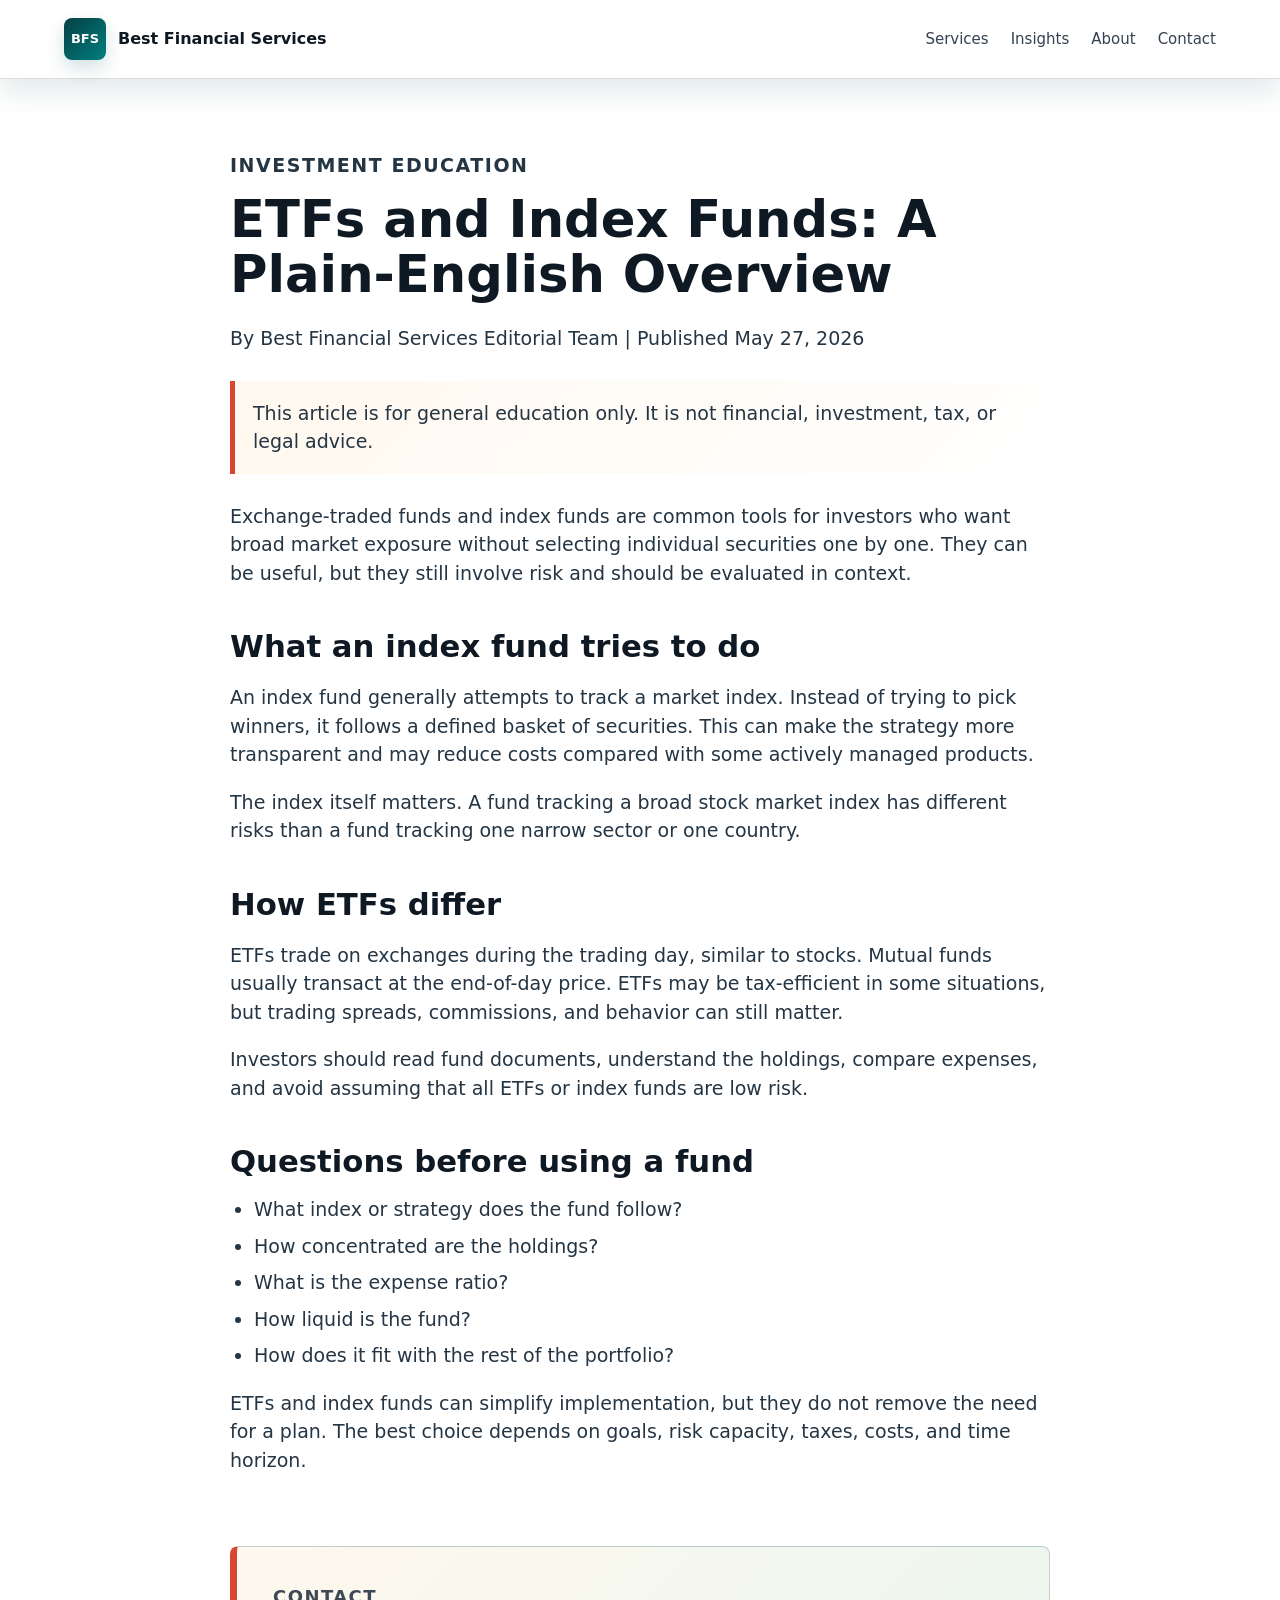
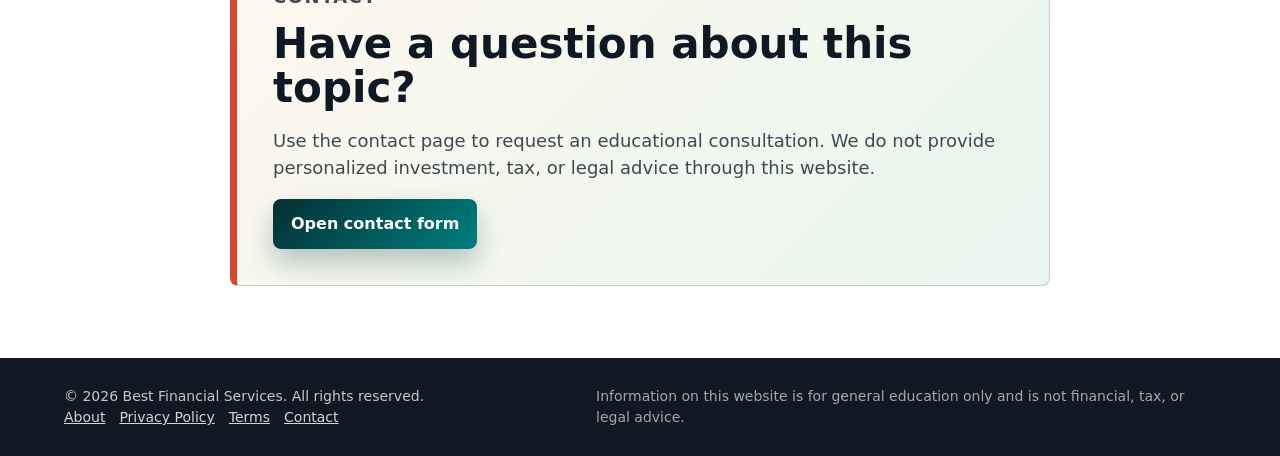
<file: articles/etfs-and-index-funds/index.html>
<!doctype html>
<html lang="en">
  <head>
    <meta charset="utf-8">
    <meta name="viewport" content="width=device-width, initial-scale=1">
    <title>ETFs and Index Funds: A Plain-English Overview</title>
    <meta name="description" content="A simple explanation of ETFs, index funds, diversification, costs, and tradeoffs for educational purposes.">
    <link rel="icon" href="/favicon.svg" type="image/svg+xml">
    <link rel="stylesheet" href="/styles.css">
  </head>
  <body>
    <header class="site-header compact">
      <a class="brand" href="/" aria-label="Best Financial Services home"><span class="brand-mark" aria-hidden="true">BFS</span><span>Best Financial Services</span></a>
      <nav class="nav" aria-label="Main navigation"><a href="/#services">Services</a><a href="/#insights">Insights</a><a href="/about/">About</a><a href="/contact/">Contact</a></nav>
    </header>
    <main class="article-page">
      <article class="article-shell">
        <p class="eyebrow">Investment education</p>
        <h1>ETFs and Index Funds: A Plain-English Overview</h1>
        <p class="article-meta">By Best Financial Services Editorial Team | Published May 27, 2026</p>
        <p class="article-disclaimer">This article is for general education only. It is not financial, investment, tax, or legal advice.</p>
        <p>
          Exchange-traded funds and index funds are common tools for investors who want broad
          market exposure without selecting individual securities one by one. They can be useful,
          but they still involve risk and should be evaluated in context.
        </p>
        <h2>What an index fund tries to do</h2>
        <p>
          An index fund generally attempts to track a market index. Instead of trying to pick
          winners, it follows a defined basket of securities. This can make the strategy more
          transparent and may reduce costs compared with some actively managed products.
        </p>
        <p>
          The index itself matters. A fund tracking a broad stock market index has different
          risks than a fund tracking one narrow sector or one country.
        </p>
        <h2>How ETFs differ</h2>
        <p>
          ETFs trade on exchanges during the trading day, similar to stocks. Mutual funds
          usually transact at the end-of-day price. ETFs may be tax-efficient in some situations,
          but trading spreads, commissions, and behavior can still matter.
        </p>
        <p>
          Investors should read fund documents, understand the holdings, compare expenses, and
          avoid assuming that all ETFs or index funds are low risk.
        </p>
        <h2>Questions before using a fund</h2>
        <ul>
          <li>What index or strategy does the fund follow?</li>
          <li>How concentrated are the holdings?</li>
          <li>What is the expense ratio?</li>
          <li>How liquid is the fund?</li>
          <li>How does it fit with the rest of the portfolio?</li>
        </ul>
        <p>
          ETFs and index funds can simplify implementation, but they do not remove the need for a
          plan. The best choice depends on goals, risk capacity, taxes, costs, and time horizon.
        </p>
      </article>
      <section class="contact-cta" aria-labelledby="contact-cta-title">
        <p class="eyebrow">Contact</p>
        <h2 id="contact-cta-title">Have a question about this topic?</h2>
        <p>Use the contact page to request an educational consultation. We do not provide personalized investment, tax, or legal advice through this website.</p>
        <a class="button primary" href="/contact/">Open contact form</a>
      </section>
    </main>
    <footer class="site-footer"><div><p>&copy; 2026 Best Financial Services. All rights reserved.</p><p class="footer-links"><a href="/about/">About</a><a href="/privacy/">Privacy Policy</a><a href="/terms/">Terms</a><a href="/contact/">Contact</a></p></div><p class="disclaimer">Information on this website is for general education only and is not financial, tax, or legal advice.</p></footer>
  </body>
</html>
</file>
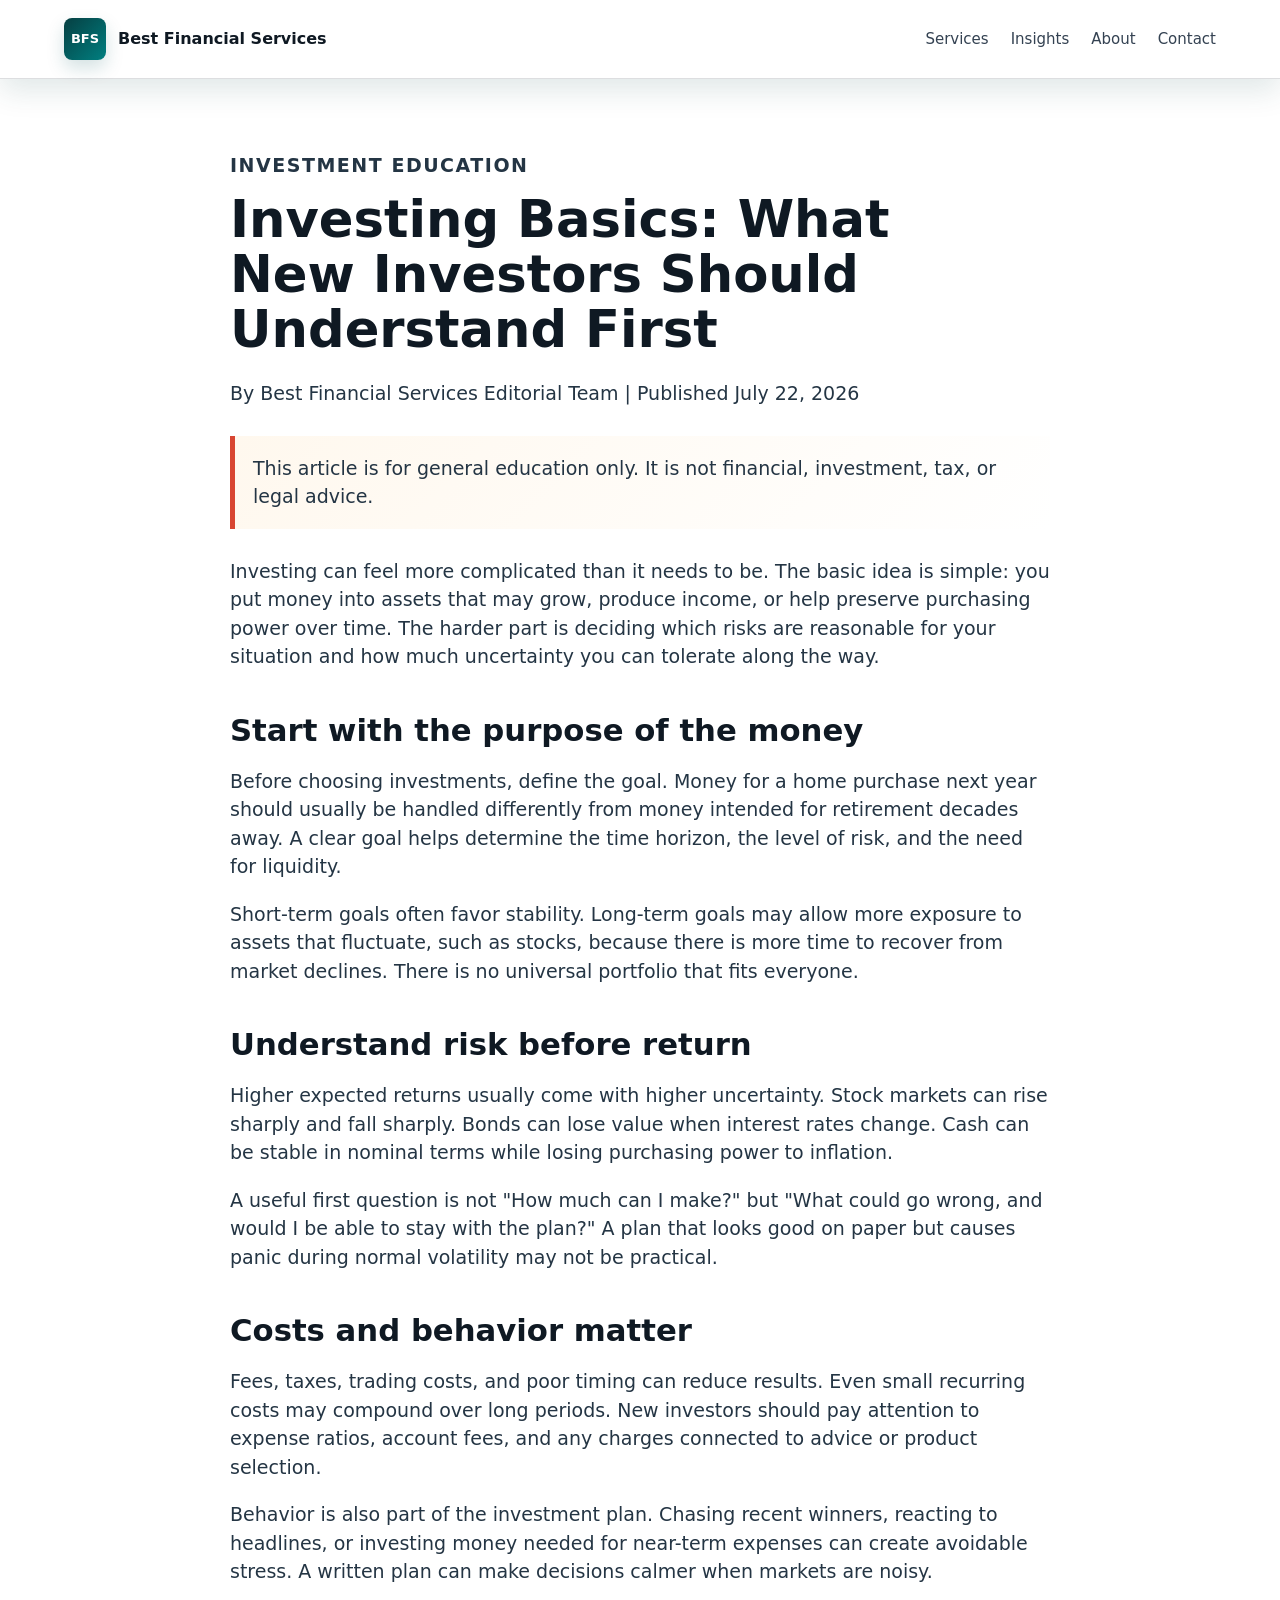
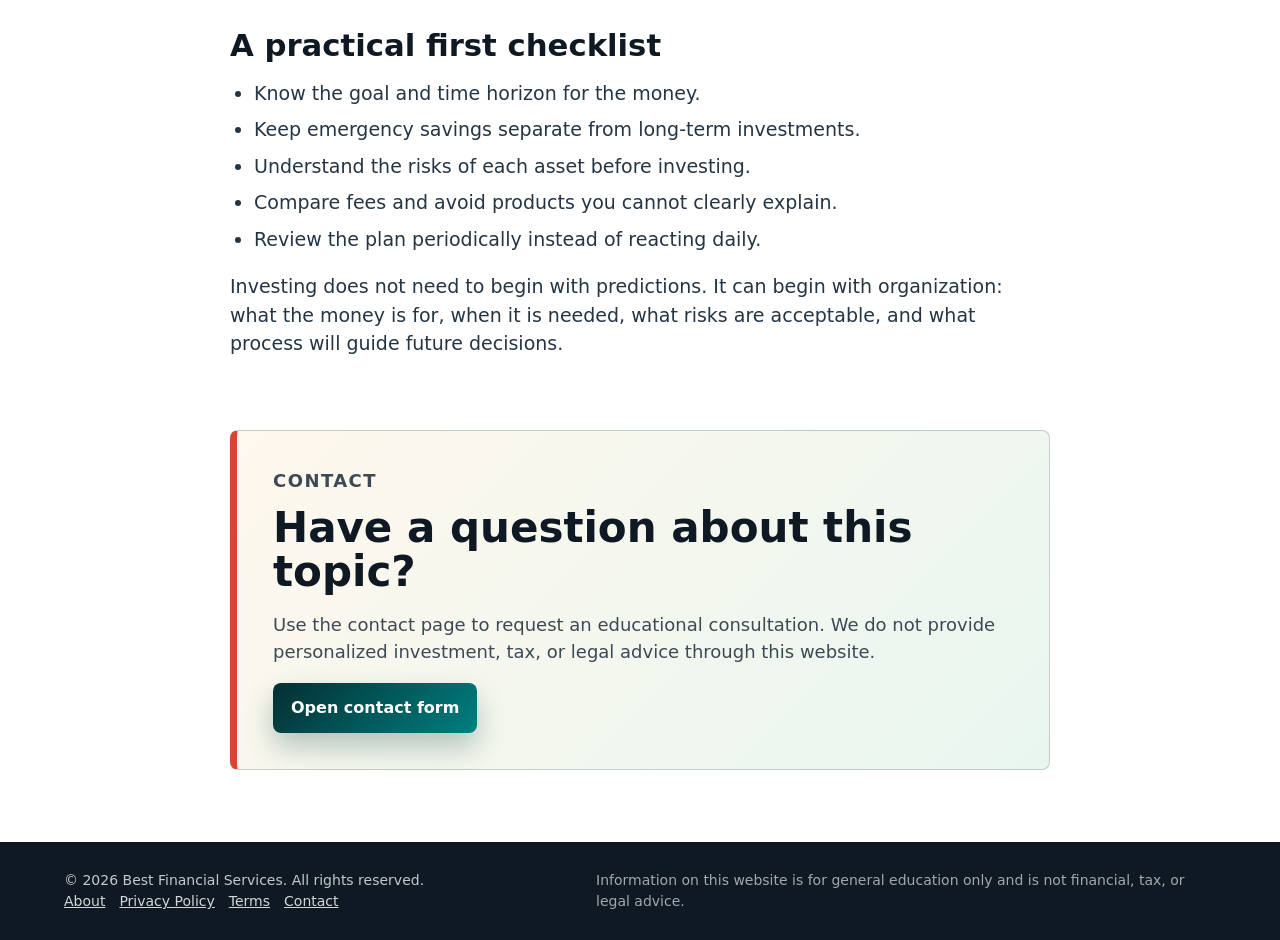
<file: articles/investing-basics/index.html>
<!doctype html>
<html lang="en">
  <head>
    <meta charset="utf-8">
    <meta name="viewport" content="width=device-width, initial-scale=1">
    <title>Investing Basics: What New Investors Should Understand First</title>
    <meta name="description" content="A plain-English introduction to investment goals, risk, diversification, costs, and long-term planning for new investors.">
    <link rel="icon" href="/favicon.svg" type="image/svg+xml">
    <link rel="stylesheet" href="/styles.css">
  </head>
  <body>
    <header class="site-header compact">
      <a class="brand" href="/" aria-label="Best Financial Services home">
        <span class="brand-mark" aria-hidden="true">BFS</span>
        <span>Best Financial Services</span>
      </a>
      <nav class="nav" aria-label="Main navigation">
        <a href="/#services">Services</a>
        <a href="/#insights">Insights</a>
        <a href="/about/">About</a>
        <a href="/contact/">Contact</a>
      </nav>
    </header>
    <main class="article-page">
      <article class="article-shell">
        <p class="eyebrow">Investment education</p>
        <h1>Investing Basics: What New Investors Should Understand First</h1>
        <p class="article-meta">By Best Financial Services Editorial Team | Published July 22, 2026</p>
        <p class="article-disclaimer">
          This article is for general education only. It is not financial, investment, tax, or legal advice.
        </p>
        <p>
          Investing can feel more complicated than it needs to be. The basic idea is simple:
          you put money into assets that may grow, produce income, or help preserve purchasing
          power over time. The harder part is deciding which risks are reasonable for your
          situation and how much uncertainty you can tolerate along the way.
        </p>
        <h2>Start with the purpose of the money</h2>
        <p>
          Before choosing investments, define the goal. Money for a home purchase next year
          should usually be handled differently from money intended for retirement decades away.
          A clear goal helps determine the time horizon, the level of risk, and the need for
          liquidity.
        </p>
        <p>
          Short-term goals often favor stability. Long-term goals may allow more exposure to
          assets that fluctuate, such as stocks, because there is more time to recover from
          market declines. There is no universal portfolio that fits everyone.
        </p>
        <h2>Understand risk before return</h2>
        <p>
          Higher expected returns usually come with higher uncertainty. Stock markets can rise
          sharply and fall sharply. Bonds can lose value when interest rates change. Cash can be
          stable in nominal terms while losing purchasing power to inflation.
        </p>
        <p>
          A useful first question is not "How much can I make?" but "What could go wrong, and
          would I be able to stay with the plan?" A plan that looks good on paper but causes
          panic during normal volatility may not be practical.
        </p>
        <h2>Costs and behavior matter</h2>
        <p>
          Fees, taxes, trading costs, and poor timing can reduce results. Even small recurring
          costs may compound over long periods. New investors should pay attention to expense
          ratios, account fees, and any charges connected to advice or product selection.
        </p>
        <p>
          Behavior is also part of the investment plan. Chasing recent winners, reacting to
          headlines, or investing money needed for near-term expenses can create avoidable
          stress. A written plan can make decisions calmer when markets are noisy.
        </p>
        <h2>A practical first checklist</h2>
        <ul>
          <li>Know the goal and time horizon for the money.</li>
          <li>Keep emergency savings separate from long-term investments.</li>
          <li>Understand the risks of each asset before investing.</li>
          <li>Compare fees and avoid products you cannot clearly explain.</li>
          <li>Review the plan periodically instead of reacting daily.</li>
        </ul>
        <p>
          Investing does not need to begin with predictions. It can begin with organization:
          what the money is for, when it is needed, what risks are acceptable, and what process
          will guide future decisions.
        </p>
      </article>
      <section class="contact-cta" aria-labelledby="contact-cta-title">
        <p class="eyebrow">Contact</p>
        <h2 id="contact-cta-title">Have a question about this topic?</h2>
        <p>Use the contact page to request an educational consultation. We do not provide personalized investment, tax, or legal advice through this website.</p>
        <a class="button primary" href="/contact/">Open contact form</a>
      </section>
    </main>
    <footer class="site-footer">
      <div>
        <p>&copy; 2026 Best Financial Services. All rights reserved.</p>
        <p class="footer-links"><a href="/about/">About</a><a href="/privacy/">Privacy Policy</a><a href="/terms/">Terms</a><a href="/contact/">Contact</a></p>
      </div>
      <p class="disclaimer">Information on this website is for general education only and is not financial, tax, or legal advice.</p>
    </footer>
  </body>
</html>
</file>
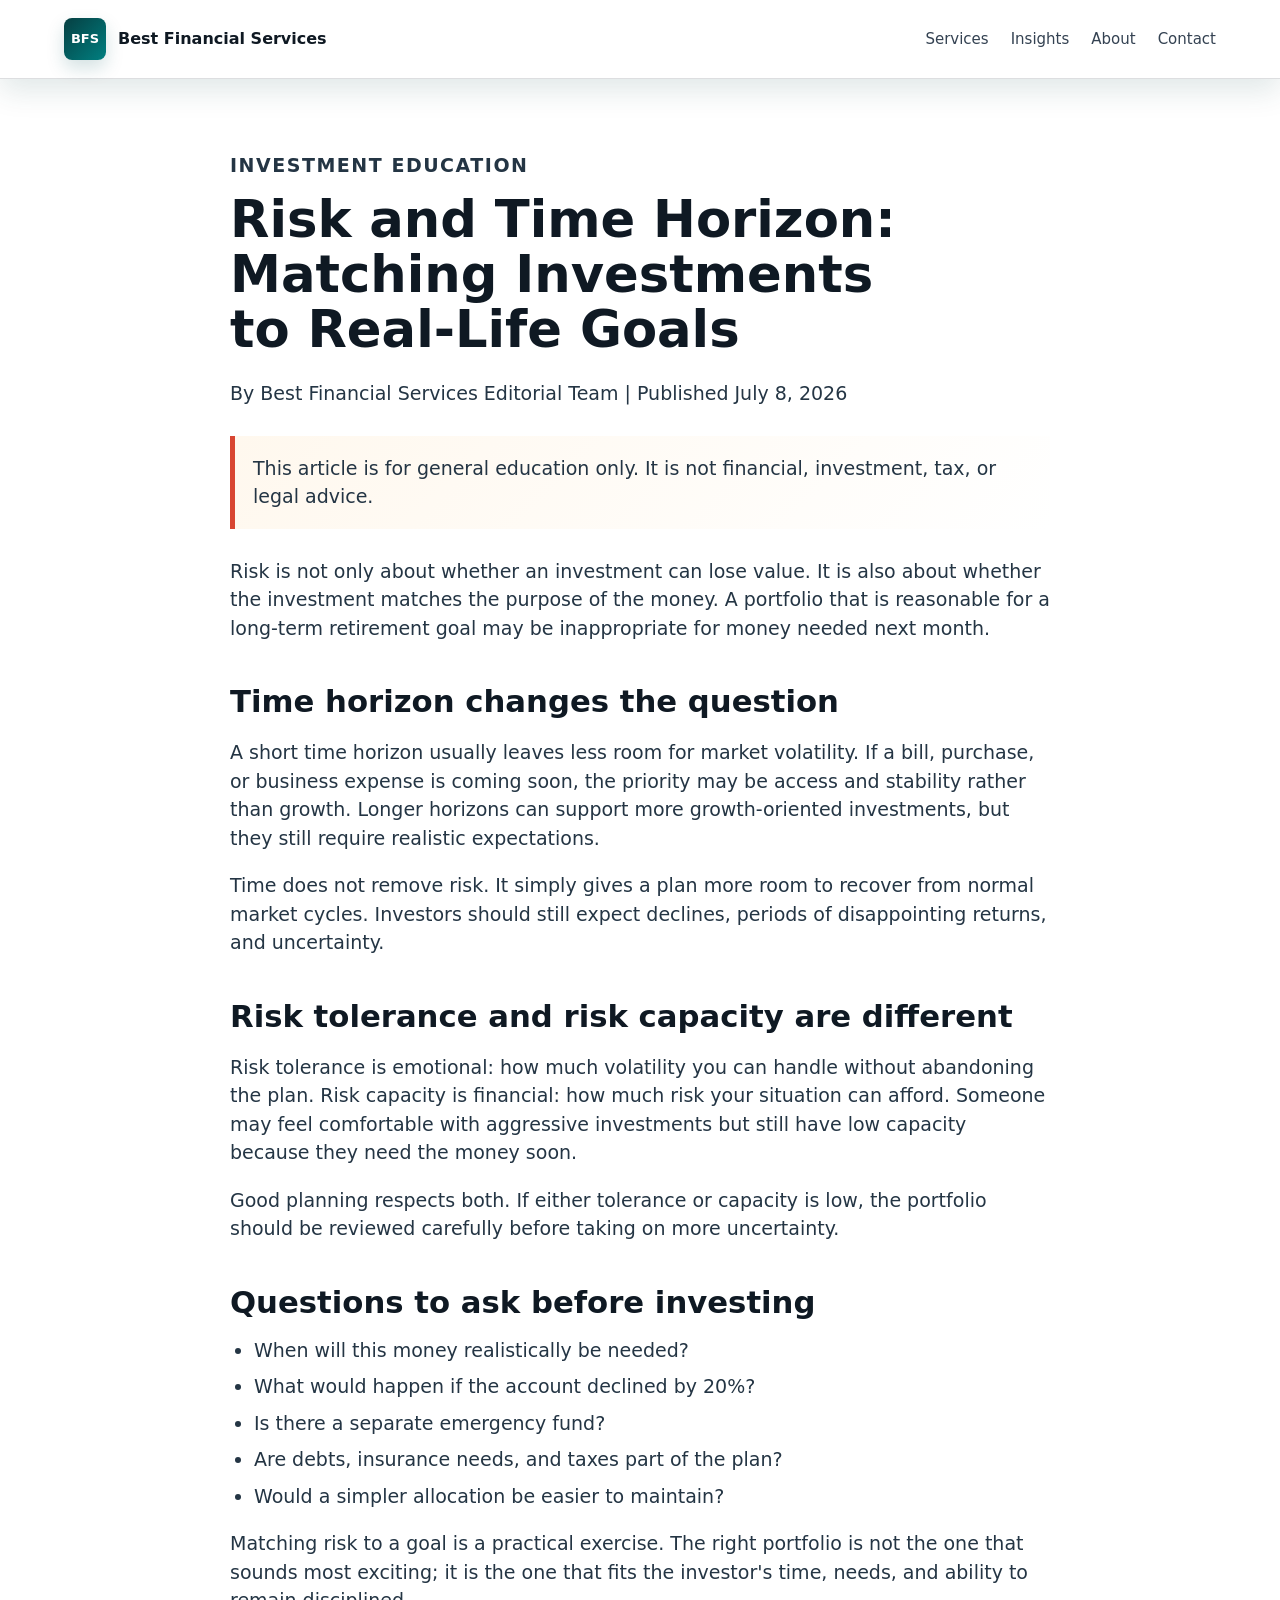
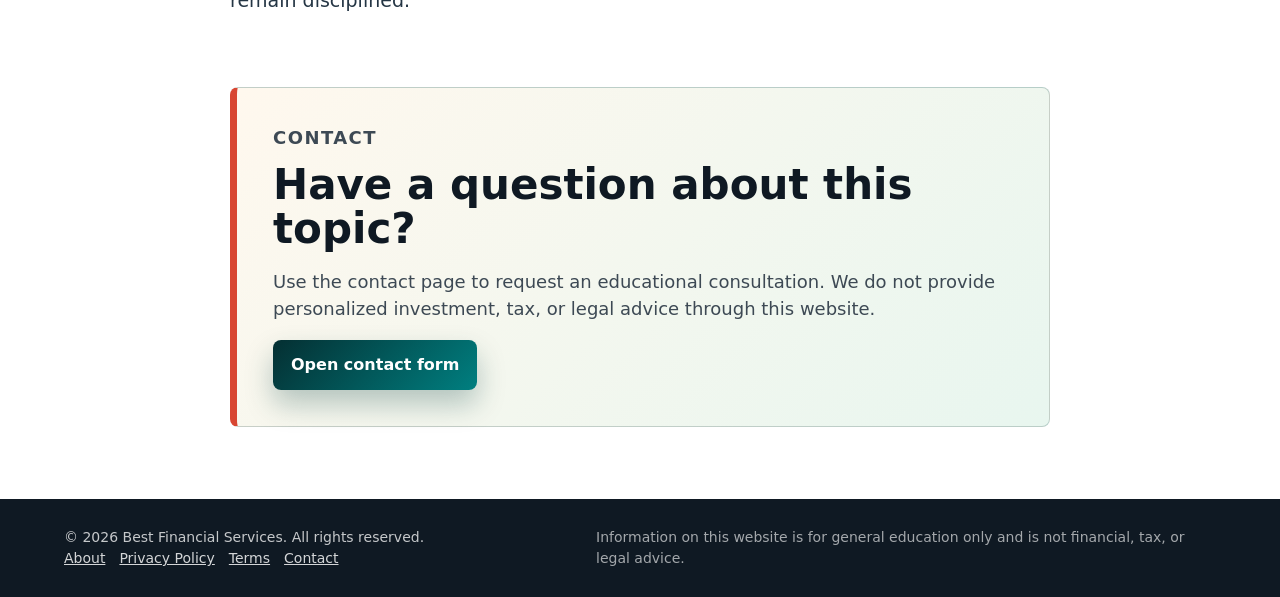
<file: articles/risk-and-time-horizon/index.html>
<!doctype html>
<html lang="en">
  <head>
    <meta charset="utf-8">
    <meta name="viewport" content="width=device-width, initial-scale=1">
    <title>Risk and Time Horizon: Matching Investments to Real-Life Goals</title>
    <meta name="description" content="Learn how risk tolerance and time horizon shape investment decisions for short-term and long-term financial goals.">
    <link rel="icon" href="/favicon.svg" type="image/svg+xml">
    <link rel="stylesheet" href="/styles.css">
  </head>
  <body>
    <header class="site-header compact">
      <a class="brand" href="/" aria-label="Best Financial Services home"><span class="brand-mark" aria-hidden="true">BFS</span><span>Best Financial Services</span></a>
      <nav class="nav" aria-label="Main navigation"><a href="/#services">Services</a><a href="/#insights">Insights</a><a href="/about/">About</a><a href="/contact/">Contact</a></nav>
    </header>
    <main class="article-page">
      <article class="article-shell">
        <p class="eyebrow">Investment education</p>
        <h1>Risk and Time Horizon: Matching Investments to Real-Life Goals</h1>
        <p class="article-meta">By Best Financial Services Editorial Team | Published July 8, 2026</p>
        <p class="article-disclaimer">This article is for general education only. It is not financial, investment, tax, or legal advice.</p>
        <p>
          Risk is not only about whether an investment can lose value. It is also about whether
          the investment matches the purpose of the money. A portfolio that is reasonable for a
          long-term retirement goal may be inappropriate for money needed next month.
        </p>
        <h2>Time horizon changes the question</h2>
        <p>
          A short time horizon usually leaves less room for market volatility. If a bill,
          purchase, or business expense is coming soon, the priority may be access and stability
          rather than growth. Longer horizons can support more growth-oriented investments, but
          they still require realistic expectations.
        </p>
        <p>
          Time does not remove risk. It simply gives a plan more room to recover from normal
          market cycles. Investors should still expect declines, periods of disappointing
          returns, and uncertainty.
        </p>
        <h2>Risk tolerance and risk capacity are different</h2>
        <p>
          Risk tolerance is emotional: how much volatility you can handle without abandoning the
          plan. Risk capacity is financial: how much risk your situation can afford. Someone may
          feel comfortable with aggressive investments but still have low capacity because they
          need the money soon.
        </p>
        <p>
          Good planning respects both. If either tolerance or capacity is low, the portfolio
          should be reviewed carefully before taking on more uncertainty.
        </p>
        <h2>Questions to ask before investing</h2>
        <ul>
          <li>When will this money realistically be needed?</li>
          <li>What would happen if the account declined by 20%?</li>
          <li>Is there a separate emergency fund?</li>
          <li>Are debts, insurance needs, and taxes part of the plan?</li>
          <li>Would a simpler allocation be easier to maintain?</li>
        </ul>
        <p>
          Matching risk to a goal is a practical exercise. The right portfolio is not the one
          that sounds most exciting; it is the one that fits the investor's time, needs, and
          ability to remain disciplined.
        </p>
      </article>
      <section class="contact-cta" aria-labelledby="contact-cta-title">
        <p class="eyebrow">Contact</p>
        <h2 id="contact-cta-title">Have a question about this topic?</h2>
        <p>Use the contact page to request an educational consultation. We do not provide personalized investment, tax, or legal advice through this website.</p>
        <a class="button primary" href="/contact/">Open contact form</a>
      </section>
    </main>
    <footer class="site-footer"><div><p>&copy; 2026 Best Financial Services. All rights reserved.</p><p class="footer-links"><a href="/about/">About</a><a href="/privacy/">Privacy Policy</a><a href="/terms/">Terms</a><a href="/contact/">Contact</a></p></div><p class="disclaimer">Information on this website is for general education only and is not financial, tax, or legal advice.</p></footer>
  </body>
</html>
</file>
<file: styles.css>
:root {
  --ink: #0f1923;
  --muted: #465464;
  --line: #bed2d0;
  --paper: #fff8ee;
  --mint: #e8f6ef;
  --sky: #e9f6f8;
  --white: #ffffff;
  --teal: #007f80;
  --teal-dark: #063f42;
  --gold: #c87912;
  --coral: #d84632;
  --rose: #8f2446;
  color-scheme: light;
  font-family: Inter, ui-sans-serif, system-ui, -apple-system, BlinkMacSystemFont, "Segoe UI", sans-serif;
}

* {
  box-sizing: border-box;
}

html {
  scroll-behavior: smooth;
}

body {
  margin: 0;
  background: linear-gradient(180deg, #fffaf2 0%, #f4fbf8 55%, #fff8ee 100%);
  color: var(--ink);
  line-height: 1.5;
  overflow-x: hidden;
}

a {
  color: inherit;
}

.site-header {
  position: fixed;
  z-index: 10;
  top: 0;
  left: 0;
  right: 0;
  display: flex;
  align-items: center;
  justify-content: space-between;
  gap: 24px;
  padding: 18px clamp(20px, 5vw, 64px);
  background: rgba(255, 255, 255, 0.95);
  border-bottom: 1px solid rgba(15, 25, 35, 0.14);
  box-shadow: 0 12px 30px rgba(6, 63, 66, 0.12);
  backdrop-filter: blur(16px);
}

.site-header.compact {
  position: sticky;
  background: rgba(255, 255, 255, 0.96);
}

.brand,
.nav,
.hero-actions {
  display: flex;
  align-items: center;
}

.brand {
  gap: 12px;
  font-weight: 800;
  text-decoration: none;
}

.brand-mark {
  display: grid;
  width: 42px;
  height: 42px;
  place-items: center;
  border-radius: 8px;
  background: linear-gradient(135deg, var(--teal-dark), var(--teal));
  color: var(--white);
  font-size: 13px;
  letter-spacing: 0;
  box-shadow: 0 8px 18px rgba(13, 91, 93, 0.18);
}

.nav {
  gap: 22px;
  color: #344252;
  font-size: 15px;
}

.nav a {
  text-decoration: none;
}

.nav a:hover {
  color: var(--ink);
}

.hero {
  position: relative;
  min-height: 92svh;
  display: grid;
  align-items: center;
  overflow: hidden;
  padding: 132px clamp(20px, 5vw, 72px) 72px;
}

.hero-image,
.hero-overlay {
  position: absolute;
  inset: 0;
}

.hero-image {
  width: 100%;
  height: 100%;
  object-fit: cover;
  object-position: center;
}

.hero-overlay {
  background:
    linear-gradient(90deg, rgba(255, 250, 242, 0.99) 0%, rgba(255, 250, 242, 0.88) 42%, rgba(255, 250, 242, 0.18) 78%),
    linear-gradient(180deg, rgba(232, 246, 239, 0.04), rgba(255, 248, 238, 0.82));
}

.hero-content {
  position: relative;
  max-width: 660px;
}

.eyebrow {
  margin: 0 0 12px;
  color: var(--teal);
  font-size: 13px;
  font-weight: 800;
  letter-spacing: 0.08em;
  text-transform: uppercase;
}

h1,
h2,
h3,
p {
  overflow-wrap: break-word;
}

h1,
h2,
h3 {
  margin: 0;
  line-height: 1.04;
}

h1 {
  max-width: 11ch;
  font-size: clamp(48px, 9vw, 112px);
}

h2 {
  font-size: clamp(30px, 5vw, 58px);
}

h3 {
  font-size: 22px;
}

.hero-copy {
  max-width: 540px;
  margin: 24px 0 0;
  color: #20313f;
  font-size: clamp(19px, 2vw, 24px);
}

.hero-actions {
  flex-wrap: wrap;
  gap: 12px;
  margin-top: 34px;
}

.button {
  min-height: 48px;
  display: inline-flex;
  align-items: center;
  justify-content: center;
  padding: 13px 18px;
  border-radius: 8px;
  font-weight: 800;
  text-decoration: none;
  transition: transform 160ms ease, box-shadow 160ms ease, background 160ms ease;
}

.button.primary {
  background: linear-gradient(135deg, #042f32, var(--teal));
  color: var(--white);
  box-shadow: 0 14px 28px rgba(6, 63, 66, 0.28);
}

.button.secondary {
  background: rgba(255, 255, 255, 0.94);
  border: 1px solid rgba(15, 25, 35, 0.24);
  color: var(--ink);
  box-shadow: 0 8px 18px rgba(15, 25, 35, 0.08);
}

.button:hover {
  transform: translateY(-1px);
}

button.button {
  border: 0;
  cursor: pointer;
  font: inherit;
}

.section {
  padding: clamp(56px, 8vw, 104px) clamp(20px, 5vw, 72px);
}

.intro,
.contact {
  display: grid;
  grid-template-columns: minmax(0, 0.9fr) minmax(280px, 0.7fr);
  gap: clamp(28px, 5vw, 72px);
  align-items: end;
  background: var(--white);
}

.intro {
  border-top: 8px solid var(--gold);
}

.contact {
  align-items: start;
}

.intro p:last-child,
.contact-link {
  color: var(--muted);
  font-size: clamp(19px, 2vw, 24px);
}

.section-heading {
  max-width: 760px;
  margin-bottom: 36px;
}

.services {
  background:
    linear-gradient(135deg, rgba(222, 243, 233, 0.98), rgba(224, 243, 247, 0.98));
}

.service-grid {
  display: grid;
  grid-template-columns: repeat(3, minmax(0, 1fr));
  gap: 16px;
}

.service-card {
  min-height: 260px;
  padding: 28px;
  border: 1px solid rgba(6, 63, 66, 0.22);
  border-top: 5px solid var(--teal);
  border-radius: 8px;
  background: rgba(255, 255, 255, 0.86);
  box-shadow: 0 18px 40px rgba(15, 25, 35, 0.1);
}

.service-number {
  color: var(--coral);
  font-weight: 900;
}

.service-card h3 {
  margin-top: 42px;
}

.service-card p,
.article-list p,
.site-footer,
.disclaimer {
  color: var(--muted);
}

.insights {
  background: linear-gradient(180deg, var(--paper), #ffffff);
}

.article-list {
  display: grid;
  gap: 12px;
  border-top: 0;
}

.article-list article {
  display: grid;
  grid-template-columns: 160px minmax(0, 1fr);
  gap: 24px;
  padding: 24px;
  border: 1px solid rgba(6, 63, 66, 0.2);
  border-left: 7px solid var(--gold);
  border-radius: 8px;
  background: rgba(255, 255, 255, 0.82);
  box-shadow: 0 14px 30px rgba(15, 25, 35, 0.09);
}

.article-list h3 a {
  text-decoration: none;
}

.article-list h3 a:hover {
  color: #005b5d;
  text-decoration: underline;
  text-decoration-thickness: 2px;
  text-underline-offset: 5px;
}

.article-date {
  margin: 0;
  color: var(--coral);
  font-size: 14px;
  font-weight: 800;
  text-transform: uppercase;
}

.contact {
  align-items: center;
  background:
    linear-gradient(135deg, rgba(255, 255, 255, 1), rgba(217, 241, 232, 0.9));
}

.contact-link {
  font-weight: 800;
  text-decoration-thickness: 2px;
  text-underline-offset: 6px;
}

.consultation-section {
  display: grid;
  grid-template-columns: minmax(0, 0.8fr) minmax(280px, 0.9fr);
  gap: clamp(28px, 5vw, 64px);
  max-width: 1120px;
  margin: clamp(48px, 7vw, 84px) auto 0;
  padding: clamp(28px, 5vw, 44px);
  border: 1px solid rgba(6, 63, 66, 0.24);
  border-top: 6px solid var(--teal);
  border-radius: 8px;
  background:
    linear-gradient(135deg, rgba(255, 248, 238, 0.96), rgba(233, 246, 248, 0.88));
  box-shadow: 0 22px 56px rgba(15, 25, 35, 0.12);
}

.consultation-section h2 {
  font-size: clamp(28px, 4vw, 46px);
}

.consultation-section.standalone {
  margin-top: 32px;
}

.contact-cta {
  max-width: 820px;
  margin: clamp(44px, 7vw, 72px) auto 0;
  padding: clamp(24px, 4vw, 36px);
  border: 1px solid rgba(6, 63, 66, 0.22);
  border-left: 7px solid var(--coral);
  border-radius: 8px;
  background: linear-gradient(135deg, var(--paper), var(--mint));
}

.contact-cta h2 {
  margin-top: 0;
  font-size: clamp(28px, 4vw, 42px);
}

.contact-cta p {
  color: #3d4954;
  font-size: 18px;
}

.consultation-form {
  display: grid;
  gap: 16px;
  width: 100%;
  min-width: 0;
}

.consultation-form label {
  display: grid;
  grid-template-columns: 1fr;
  gap: 7px;
  min-width: 0;
  color: var(--ink);
  font-size: 15px;
  font-weight: 800;
}

.consultation-form label span {
  display: block;
}

.consultation-form input[type="text"],
.consultation-form input[type="email"],
.consultation-form input[type="tel"] {
  display: block;
  width: 100%;
  max-width: 100%;
  min-height: 48px;
  padding: 12px 13px;
  border: 1px solid #9fbab7;
  border-radius: 8px;
  background: var(--white);
  color: var(--ink);
  font: inherit;
}

.consultation-form input:focus {
  outline: 3px solid rgba(29, 111, 115, 0.18);
  border-color: var(--teal);
}

.checkbox-label {
  grid-template-columns: 20px minmax(0, 1fr);
  align-items: start;
  color: var(--muted);
  font-size: 14px;
  font-weight: 600;
}

.checkbox-label input {
  width: 18px;
  height: 18px;
  margin-top: 2px;
}

.form-note,
.form-status {
  margin: 0;
  color: var(--muted);
  font-size: 15px;
}

.form-status {
  min-height: 22px;
}

.site-footer {
  display: flex;
  justify-content: space-between;
  gap: 24px;
  padding: 28px clamp(20px, 5vw, 72px);
  background: var(--ink);
  color: rgba(255, 255, 255, 0.76);
  font-size: 14px;
}

.site-footer p {
  margin: 0;
}

.footer-links {
  display: flex;
  flex-wrap: wrap;
  gap: 14px;
  margin-top: 8px;
}

.footer-links a {
  color: rgba(255, 255, 255, 0.82);
}

.disclaimer {
  max-width: 620px;
  color: rgba(255, 255, 255, 0.62);
}

.article-page {
  width: 100%;
  overflow-x: hidden;
  padding: clamp(38px, 6vw, 72px) clamp(20px, 5vw, 72px);
  background: var(--white);
}

.article-shell {
  width: min(100%, 820px);
  max-width: 820px;
  margin: 0 auto;
}

.article-shell h1 {
  max-width: 820px;
  font-size: clamp(34px, 4vw, 56px);
  line-height: 1.08;
  text-wrap: balance;
}

.article-shell h2 {
  margin-top: 42px;
  font-size: clamp(25px, 2.4vw, 34px);
  line-height: 1.14;
}

.article-shell p,
.article-shell li {
  color: #243544;
  font-size: clamp(17px, 1.5vw, 19px);
}

.article-meta {
  margin-top: 22px;
  color: #344252;
  font-size: 15px;
}

.article-disclaimer {
  margin: 28px 0;
  padding: 18px;
  border-left: 5px solid var(--coral);
  background: linear-gradient(135deg, var(--paper), #ffffff);
}

.article-shell ul {
  padding-left: 24px;
}

.article-shell li + li {
  margin-top: 8px;
}

@media (max-width: 820px) {
  .site-header {
    position: absolute;
    align-items: flex-start;
  }

  .site-header.compact {
    position: sticky;
    align-items: center;
  }

  .nav {
    display: none;
  }

  .hero {
    min-height: 88svh;
    padding-top: 118px;
  }

  .hero-overlay {
    background:
      linear-gradient(180deg, rgba(246, 243, 238, 0.98) 0%, rgba(246, 243, 238, 0.88) 54%, rgba(246, 243, 238, 0.42) 100%);
  }

  .intro,
  .contact,
  .consultation-section,
  .service-grid,
  .article-list article {
    grid-template-columns: 1fr;
  }

  .article-shell h1 {
    max-width: none;
    font-size: clamp(32px, 10vw, 44px);
  }

  .service-card {
    min-height: 220px;
  }

  .site-footer {
    flex-direction: column;
  }
}
</file>
